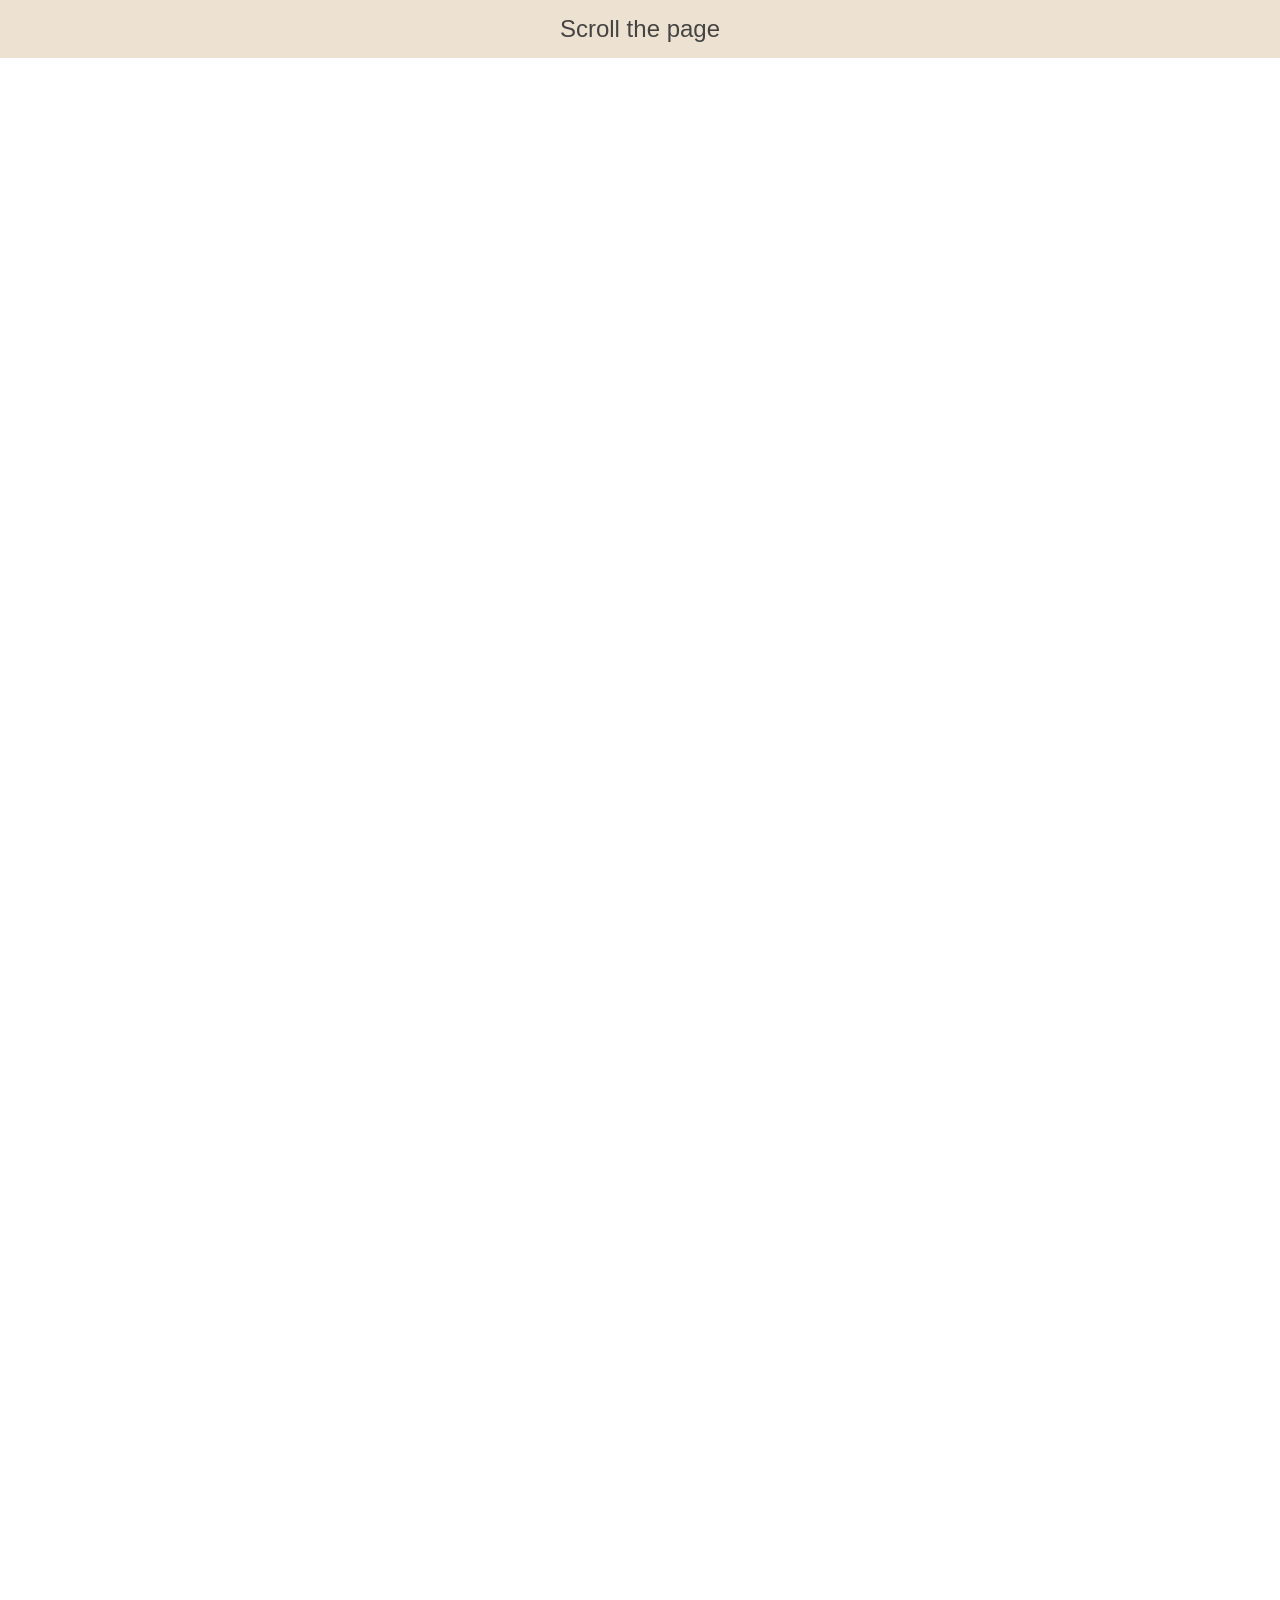
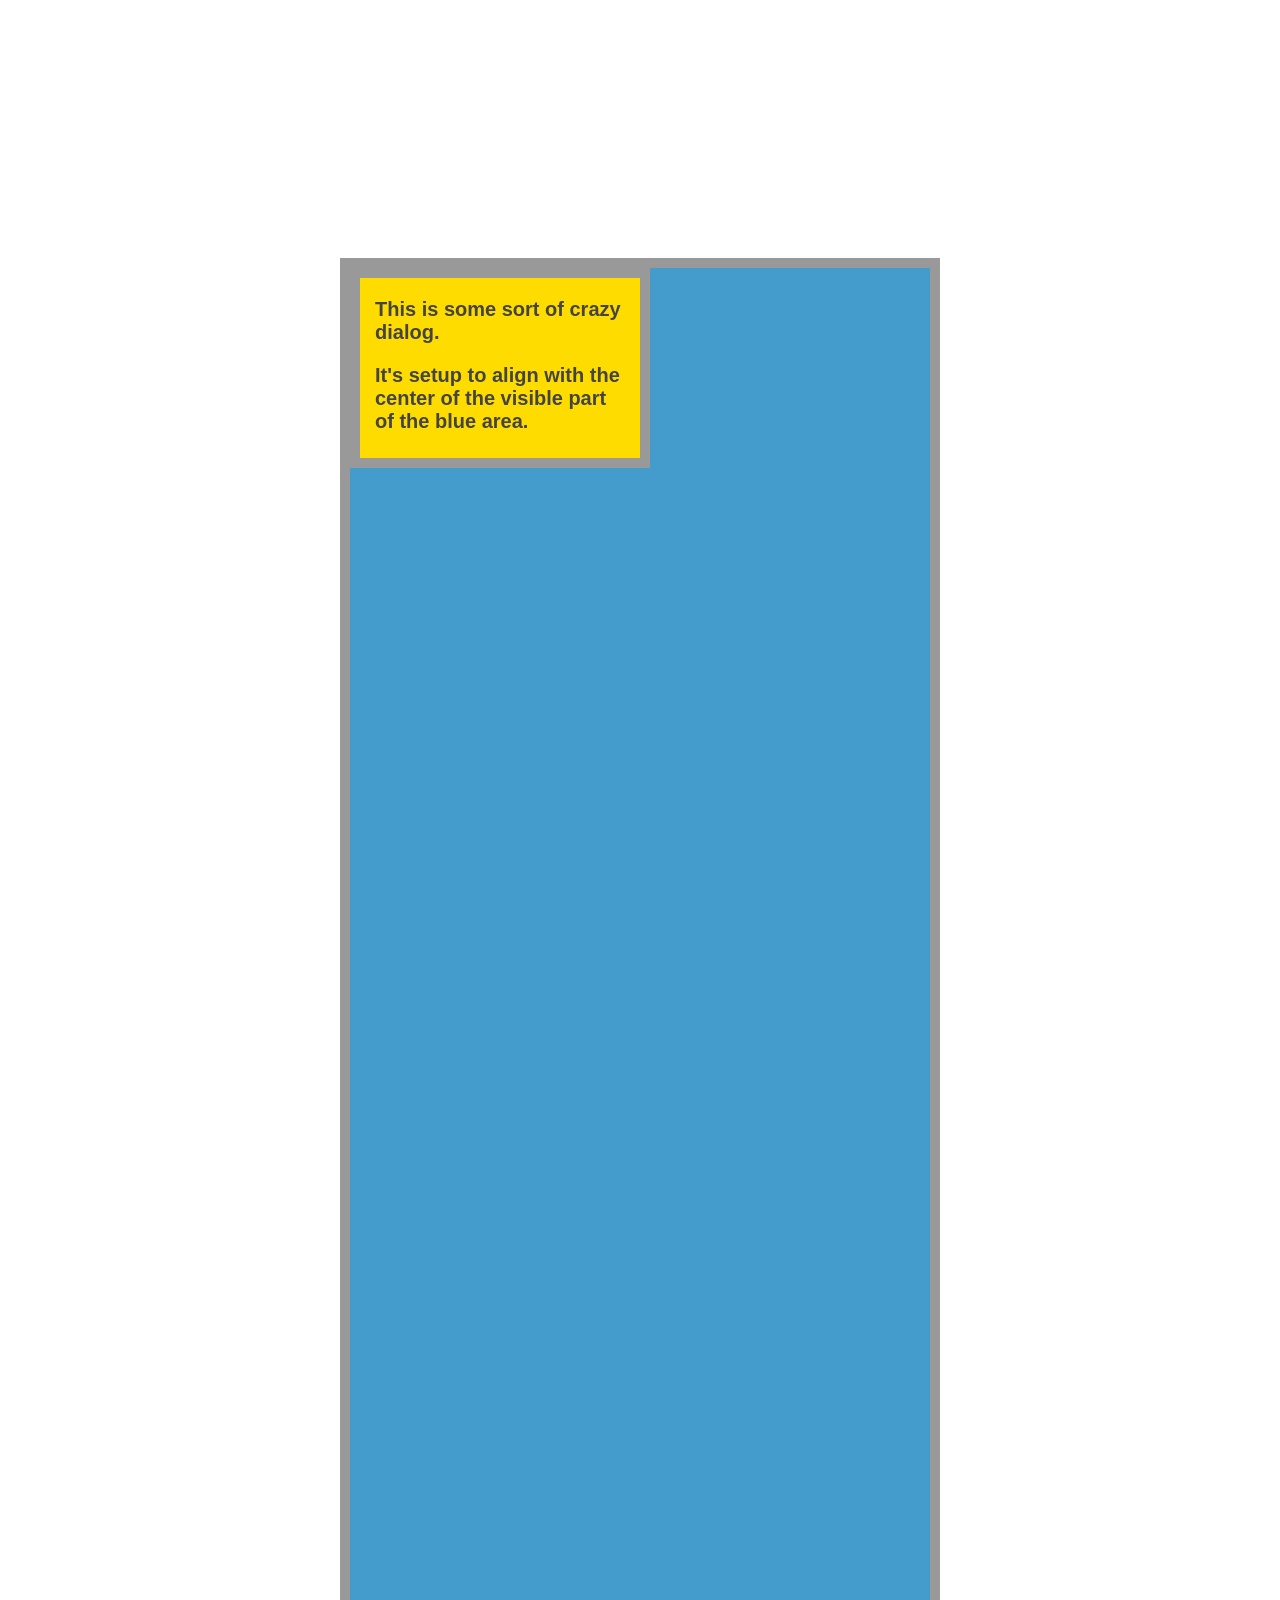
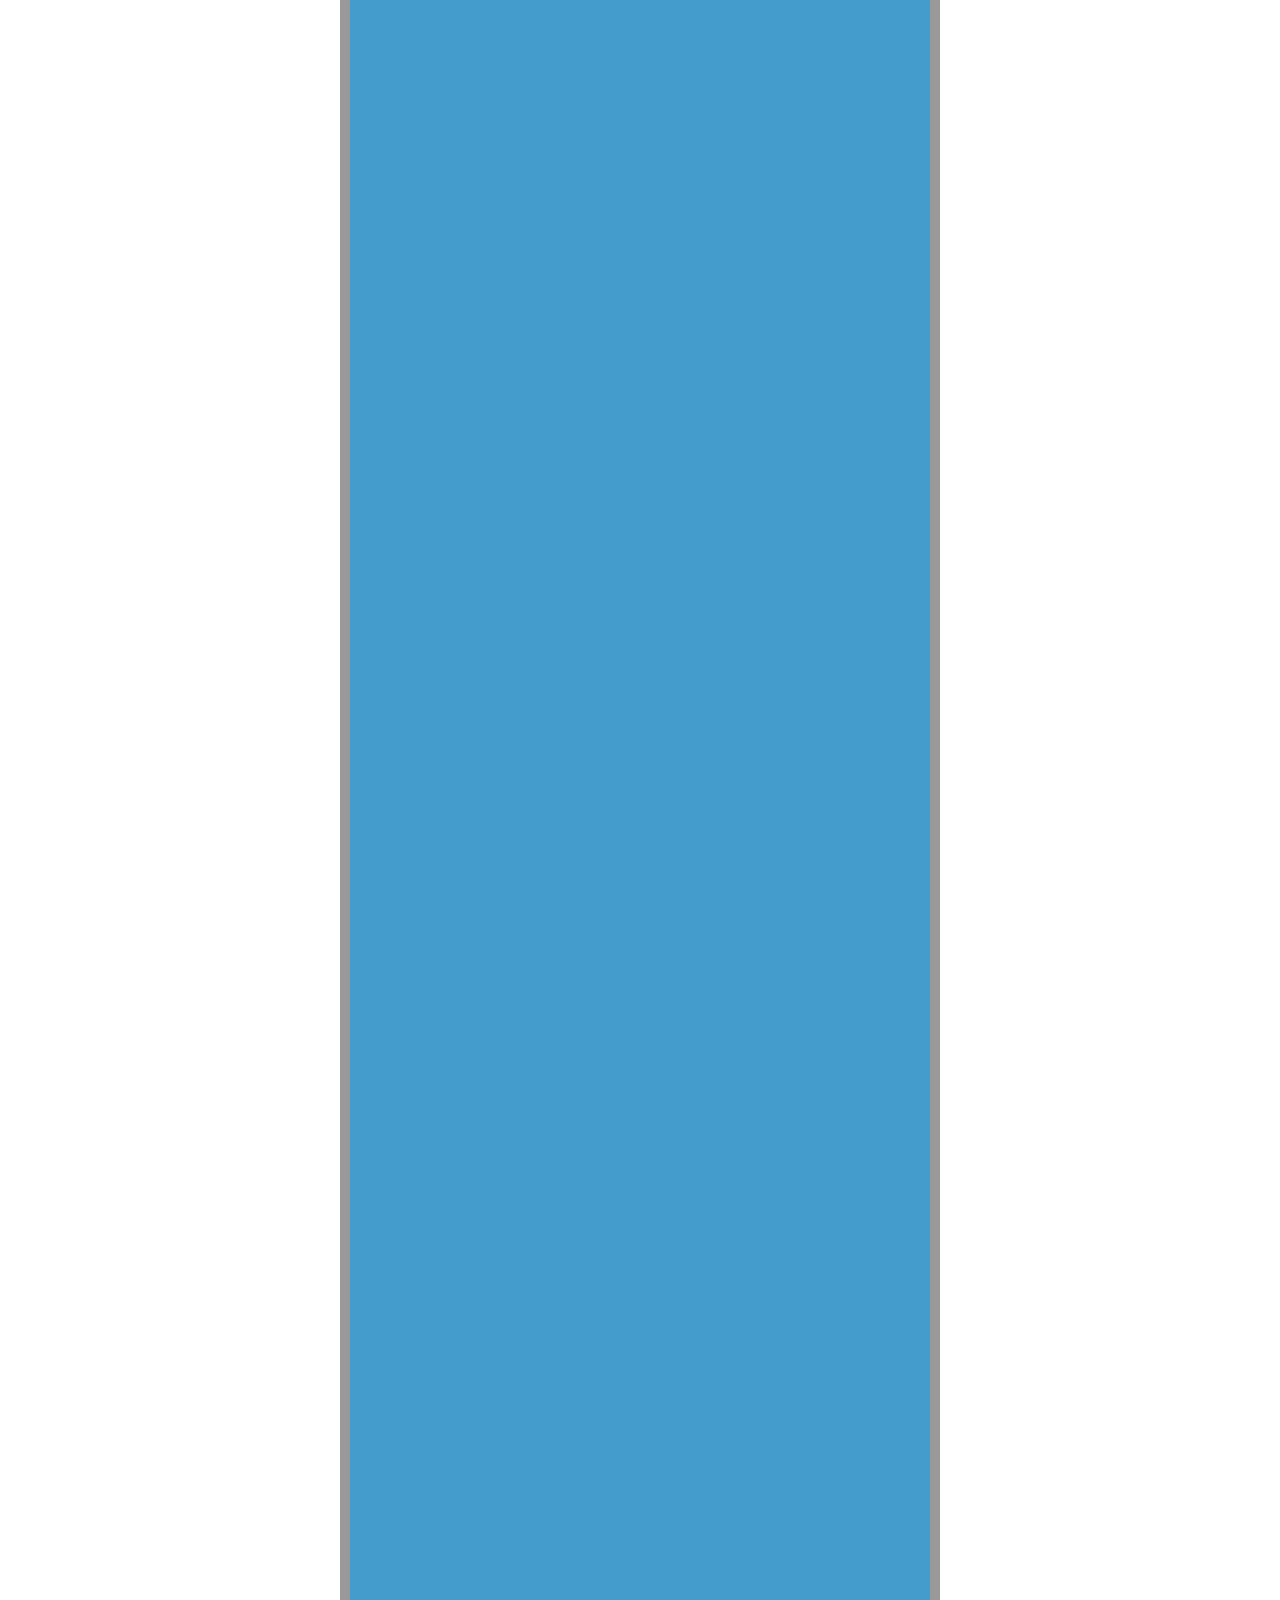
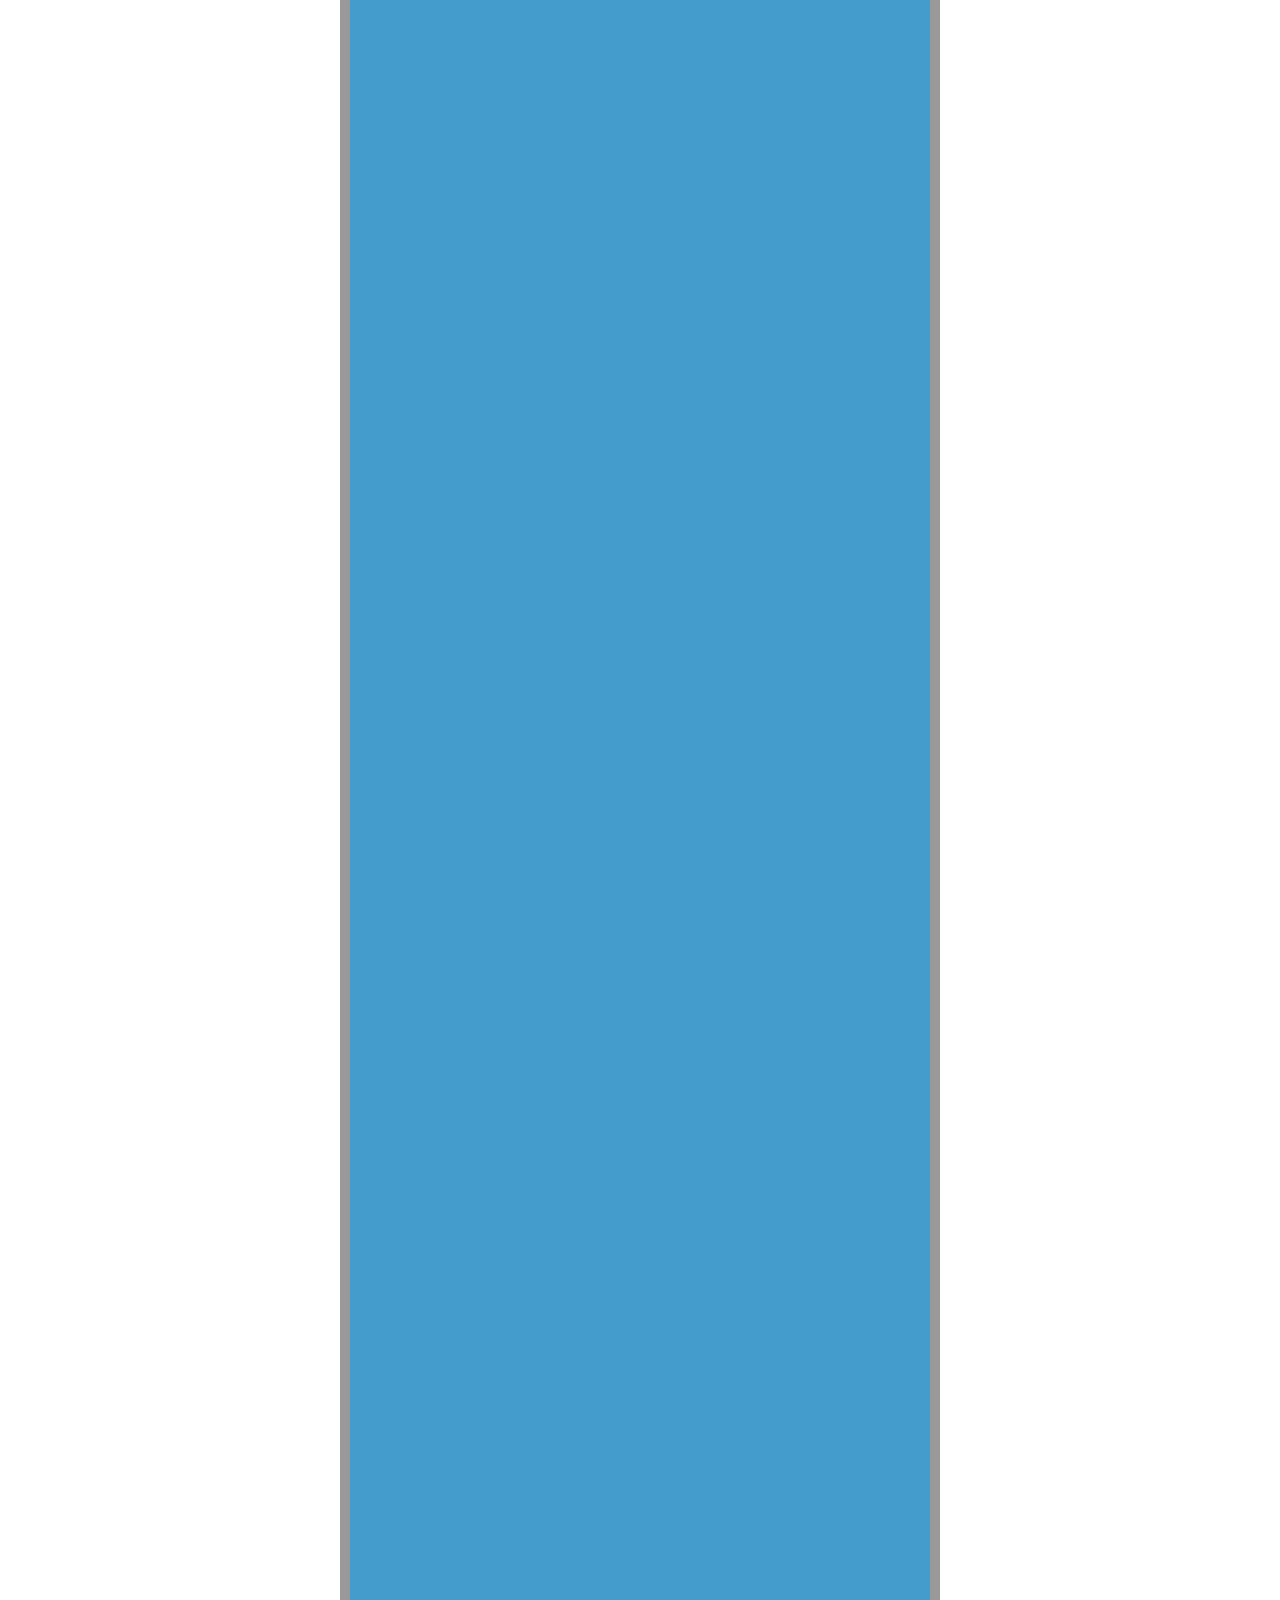
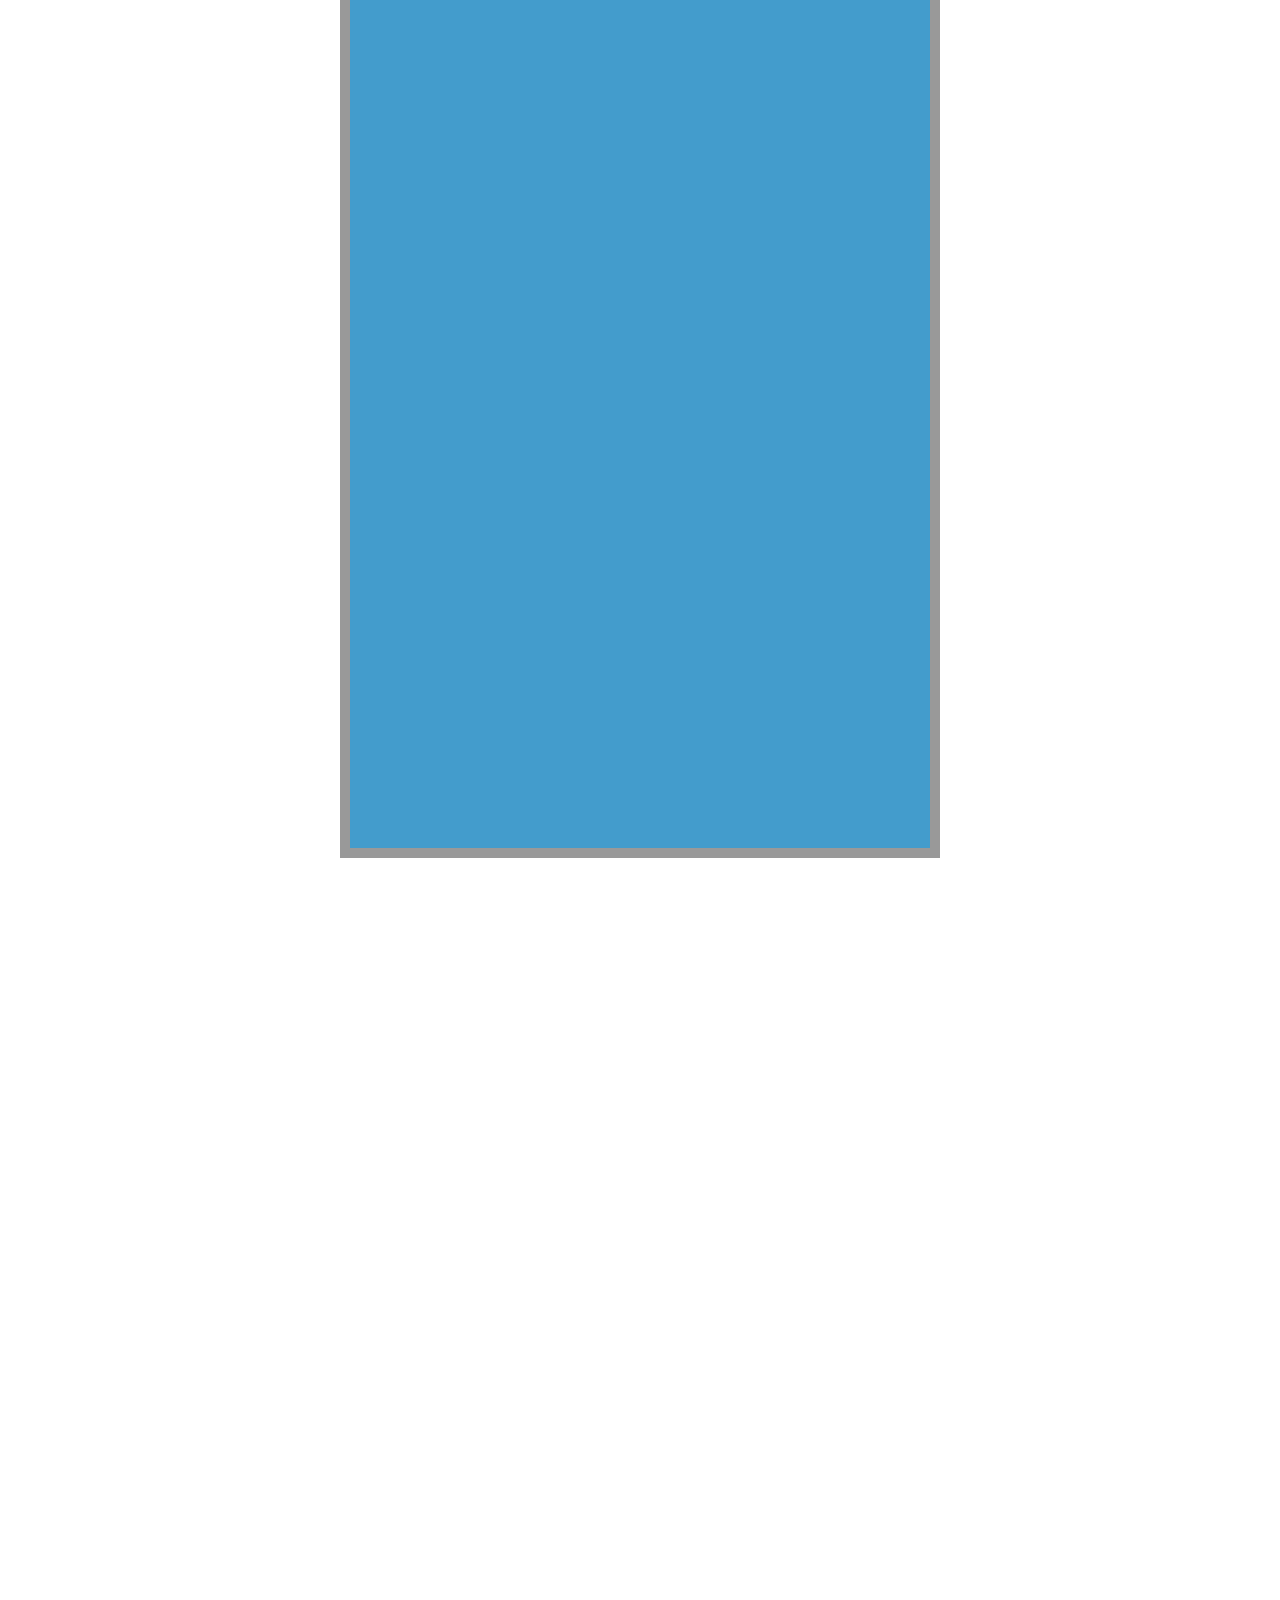
<file: bower_components/tether/examples/content-visible/index.html>
<!DOCTYPE html>
<html>
    <head>
        <link rel="stylesheet" href="../resources/css/base.css" />
    </head>
    <body>

    <div class="instructions">Scroll the page</div>

    <style>
      .instructions {
        width: 100%;
        text-align: center;
        font-size: 24px;
        padding: 15px;
        background-color: rgba(210, 180, 140, 0.4);
      }

      * {
        box-sizing: border-box;
      }
      body {
        min-height: 1200vh;
        height: 100%;
      }

      .content-box {
        width: 600px;
        border: 10px solid #999;
        height: 600vh;
        background-color: #439CCC;
        margin: 200vh auto;
      }
      .element {
        border: 10px solid #999;
        background-color: #FFDC00;
        width: 300px;
        height: 200px;
        padding: 0 15px;
        font-size: 20px;
        font-weight: bold;
      }
    </style>

    <div class="content-box">
      <div class="element">
        <p>This is some sort of crazy dialog.</p>

        <p>It's setup to align with the center of the visible part of the blue area.</p>
      </div>
    </div>

    <script src="//github.hubspot.com/tether/dist/js/tether.js"></script>
    <script>
      new Tether({
        element: '.element',
        target: '.content-box',
        attachment: 'middle center',
        targetAttachment: 'middle center',
        targetModifier: 'visible'
      });
    </script>
  </body>
</html>
</file>
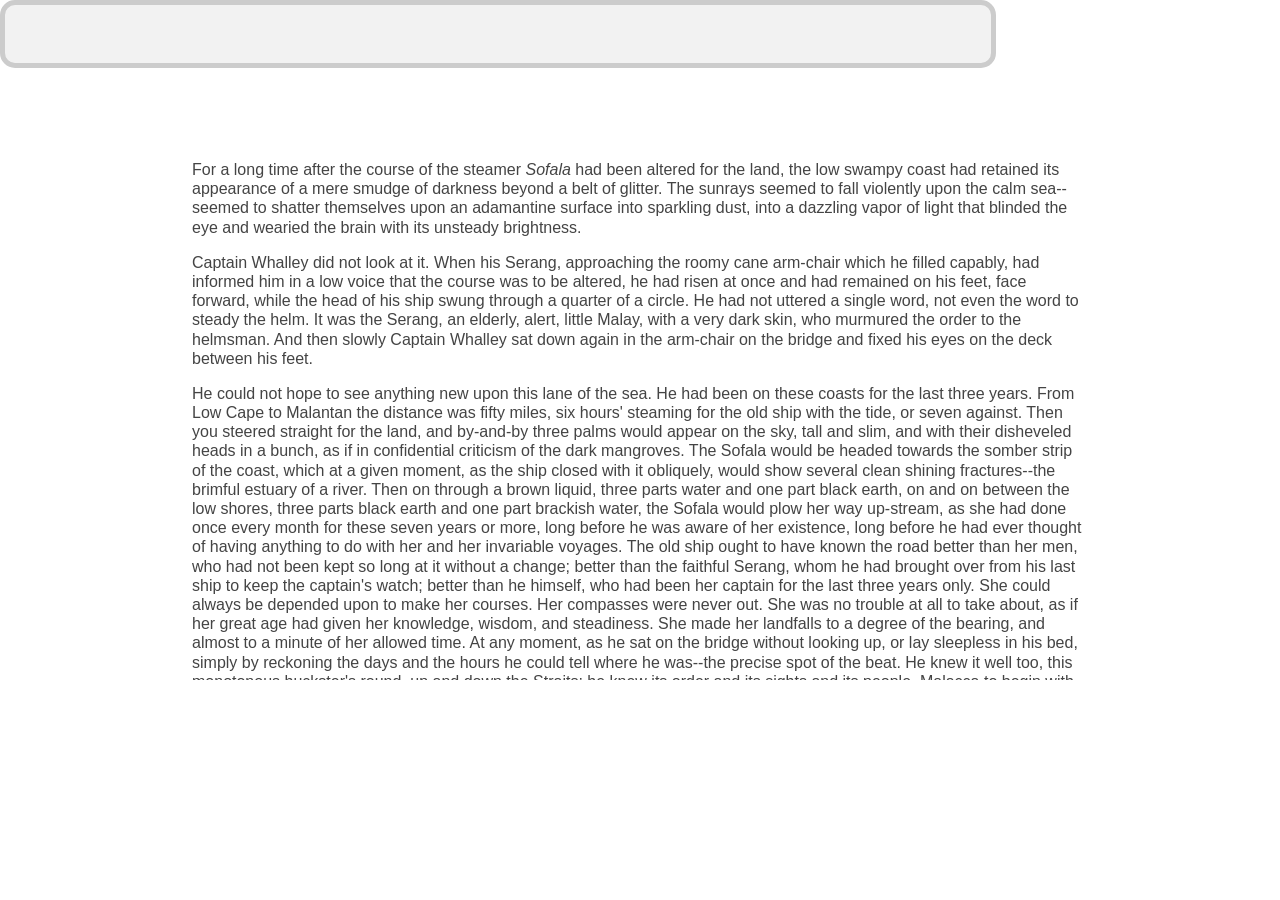
<file: bower_components/tether/examples/element-scroll/index.html>
<!DOCTYPE html>
<html>
    <head>
      <link rel="stylesheet" href="../resources/css/base.css" />
    </head>
    <body>

    <div class="scroll">
      <p>For a long time after the course of the steamer <em>Sofala</em> had been
      altered for the land, the low swampy coast had retained its appearance
      of a mere smudge of darkness beyond a belt of glitter. The sunrays
      seemed to fall violently upon the calm sea--seemed to shatter themselves
      upon an adamantine surface into sparkling dust, into a dazzling vapor
      of light that blinded the eye and wearied the brain with its unsteady
      brightness.</p>

      <p>Captain Whalley did not look at it. When his Serang, approaching the
      roomy cane arm-chair which he filled capably, had informed him in a low
      voice that the course was to be altered, he had risen at once and had
      remained on his feet, face forward, while the head of his ship swung
      through a quarter of a circle. He had not uttered a single word, not
      even the word to steady the helm. It was the Serang, an elderly, alert,
      little Malay, with a very dark skin, who murmured the order to the
      helmsman. And then slowly Captain Whalley sat down again in the
      arm-chair on the bridge and fixed his eyes on the deck between his feet.</p>

      <p>He could not hope to see anything new upon this lane of the sea. He had
      been on these coasts for the last three years. From Low Cape to Malantan
      the distance was fifty miles, six hours' steaming for the old ship with
      the tide, or seven against. Then you steered straight for the land, and
      by-and-by three palms would appear on the sky, tall and slim, and with
      their disheveled heads in a bunch, as if in confidential criticism of
      the dark mangroves. The Sofala would be headed towards the somber
      strip of the coast, which at a given moment, as the ship closed with
      it obliquely, would show several clean shining fractures--the brimful
      estuary of a river. Then on through a brown liquid, three parts water
      and one part black earth, on and on between the low shores, three parts
      black earth and one part brackish water, the Sofala would plow her way
      up-stream, as she had done once every month for these seven years or
      more, long before he was aware of her existence, long before he had ever
      thought of having anything to do with her and her invariable voyages.
      The old ship ought to have known the road better than her men, who had
      not been kept so long at it without a change; better than the faithful
      Serang, whom he had brought over from his last ship to keep the
      captain's watch; better than he himself, who had been her captain for
      the last three years only. She could always be depended upon to make her
      courses. Her compasses were never out. She was no trouble at all to
      take about, as if her great age had given her knowledge, wisdom, and
      steadiness. She made her landfalls to a degree of the bearing, and
      almost to a minute of her allowed time. At any moment, as he sat on
      the bridge without looking up, or lay sleepless in his bed, simply by
      reckoning the days and the hours he could tell where he was--the precise
      spot of the beat. He knew it well too, this monotonous huckster's
      round, up and down the Straits; he knew its order and its sights and its
      people. Malacca to begin with, in at daylight and out at dusk, to cross
      over with a rigid phosphorescent wake this highway of the Far East.
      Darkness and gleams on the water, clear stars on a black sky, perhaps
      the lights of a home steamer keeping her unswerving course in the
      middle, or maybe the elusive shadow of a native craft with her mat sails
      flitting by silently--and the low land on the other side in sight
      at daylight. At noon the three palms of the next place of call, up a
      sluggish river. The only white man residing there was a retired young
      sailor, with whom he had become friendly in the course of many voyages.
      Sixty miles farther on there was another place of call, a deep bay with
      only a couple of houses on the beach. And so on, in and out, picking
      up coastwise cargo here and there, and finishing with a hundred miles'
      steady steaming through the maze of an archipelago of small islands up
      to a large native town at the end of the beat. There was a three days'
      rest for the old ship before he started her again in inverse order,
      seeing the same shores from another bearing, hearing the same voices
      in the same places, back again to the Sofala's port of registry on
      the great highway to the East, where he would take up a berth nearly
      opposite the big stone pile of the harbor office till it was time to
      start again on the old round of 1600 miles and thirty days. Not a very
      enterprising life, this, for Captain Whalley, Henry Whalley, otherwise
      Dare-devil Harry--Whalley of the Condor, a famous clipper in her day.
      No. Not a very enterprising life for a man who had served famous firms,
      who had sailed famous ships (more than one or two of them his own); who
      had made famous passages, had been the pioneer of new routes and new
      trades; who had steered across the unsurveyed tracts of the South Seas,
      and had seen the sun rise on uncharted islands. Fifty years at sea, and
      forty out in the East ("a pretty thorough apprenticeship," he used
      to remark smilingly), had made him honorably known to a generation of
      shipowners and merchants in all the ports from Bombay clear over to
      where the East merges into the West upon the coast of the two Americas.
      His fame remained writ, not very large but plain enough, on the
      Admiralty charts. Was there not somewhere between Australia and China a
      Whalley Island and a Condor Reef? On that dangerous coral formation the
      celebrated clipper had hung stranded for three days, her captain and
      crew throwing her cargo overboard with one hand and with the other, as
      it were, keeping off her a flotilla of savage war-canoes. At that time
      neither the island nor the reef had any official existence. Later the
      officers of her Majesty's steam vessel Fusilier, dispatched to make a
      survey of the route, recognized in the adoption of these two names the
      enterprise of the man and the solidity of the ship. Besides, as anyone
      who cares may see, the "General Directory," vol. ii. p. 410, begins the
      description of the "Malotu or Whalley Passage" with the words: "This
      advantageous route, first discovered in 1850 by Captain Whalley in the
      ship Condor," &amp;c., and ends by recommending it warmly to sailing vessels
      leaving the China ports for the south in the months from December to
      April inclusive.</p>

      <p>This was the clearest gain he had out of life. Nothing could rob him
      of this kind of fame. The piercing of the Isthmus of Suez, like the
      breaking of a dam, had let in upon the East a flood of new ships, new
      men, new methods of trade. It had changed the face of the Eastern seas
      and the very spirit of their life; so that his early experiences meant
      nothing whatever to the new generation of seamen.</p>

      <p>In those bygone days he had handled many thousands of pounds of his
      employers' money and of his own; he had attended faithfully, as by law
      a shipmaster is expected to do, to the conflicting interests of owners,
      charterers, and underwriters. He had never lost a ship or consented to
      a shady transaction; and he had lasted well, outlasting in the end the
      conditions that had gone to the making of his name. He had buried his
      wife (in the Gulf of Petchili), had married off his daughter to the man
      of her unlucky choice, and had lost more than an ample competence in the
      crash of the notorious Travancore and Deccan Banking Corporation, whose
      downfall had shaken the East like an earthquake. And he was sixty-five
      years old.</p>

      <p>His age sat lightly enough on him; and of his ruin he was not ashamed.
      He had not been alone to believe in the stability of the Banking
      Corporation. Men whose judgment in matters of finance was as expert as
      his seamanship had commended the prudence of his investments, and had
      themselves lost much money in the great failure. The only difference
      between him and them was that he had lost his all. And yet not his all.
      There had remained to him from his lost fortune a very pretty little
      bark, Fair Maid, which he had bought to occupy his leisure of a retired
      sailor--"to play with," as he expressed it himself.</p>

      <p>He had formally declared himself tired of the sea the year preceding his
      daughter's marriage. But after the young couple had gone to settle in
      Melbourne he found out that he could not make himself happy on shore. He
      was too much of a merchant sea-captain for mere yachting to satisfy him.
      He wanted the illusion of affairs; and his acquisition of the Fair
      Maid preserved the continuity of his life. He introduced her to his
      acquaintances in various ports as "my last command." When he grew too
      old to be trusted with a ship, he would lay her up and go ashore to be
      buried, leaving directions in his will to have the bark towed out and
      scuttled decently in deep water on the day of the funeral. His daughter
      would not grudge him the satisfaction of knowing that no stranger would
      handle his last command after him. With the fortune he was able to leave
      her, the value of a 500-ton bark was neither here nor there. All this
      would be said with a jocular twinkle in his eye: the vigorous old man
      had too much vitality for the sentimentalism of regret; and a little
      wistfully withal, because he was at home in life, taking a genuine
      pleasure in its feelings and its possessions; in the dignity of his
      reputation and his wealth, in his love for his daughter, and in his
      satisfaction with the ship--the plaything of his lonely leisure.</p>

      <p>He had the cabin arranged in accordance with his simple ideal of comfort
      at sea. A big bookcase (he was a great reader) occupied one side of his
      stateroom; the portrait of his late wife, a flat bituminous oil-painting
      representing the profile and one long black ringlet of a young woman,
      faced his bed-place. Three chronometers ticked him to sleep and greeted
      him on waking with the tiny competition of their beats. He rose at five
      every day. The officer of the morning watch, drinking his early cup
      of coffee aft by the wheel, would hear through the wide orifice of the
      copper ventilators all the splashings, blowings, and splutterings of
      his captain's toilet. These noises would be followed by a sustained
      deep murmur of the Lord's Prayer recited in a loud earnest voice. Five
      minutes afterwards the head and shoulders of Captain Whalley emerged
      out of the companion-hatchway. Invariably he paused for a while on the
      stairs, looking all round at the horizon; upwards at the trim of the
      sails; inhaling deep draughts of the fresh air. Only then he would step
      out on the poop, acknowledging the hand raised to the peak of the cap
      with a majestic and benign "Good morning to you." He walked the deck
      till eight scrupulously. Sometimes, not above twice a year, he had to
      use a thick cudgel-like stick on account of a stiffness in the hip--a
      slight touch of rheumatism, he supposed. Otherwise he knew nothing of
      the ills of the flesh. At the ringing of the breakfast bell he went
      below to feed his canaries, wind up the chronometers, and take the
      head of the table. From there he had before his eyes the big carbon
      photographs of his daughter, her husband, and two fat-legged babies
      --his grandchildren--set in black frames into the maplewood bulkheads
      of the cuddy. After breakfast he dusted the glass over these portraits
      himself with a cloth, and brushed the oil painting of his wife with a
      plumate kept suspended from a small brass hook by the side of the heavy
      gold frame. Then with the door of his stateroom shut, he would sit down
      on the couch under the portrait to read a chapter out of a thick pocket
      Bible--her Bible. But on some days he only sat there for half an hour
      with his finger between the leaves and the closed book resting on his
      knees. Perhaps he had remembered suddenly how fond of boat-sailing she
      used to be.</p>

      <p>She had been a real shipmate and a true woman too. It was like an
      article of faith with him that there never had been, and never could be,
      a brighter, cheerier home anywhere afloat or ashore than his home under
      the poop-deck of the Condor, with the big main cabin all white and gold,
      garlanded as if for a perpetual festival with an unfading wreath. She
      had decorated the center of every panel with a cluster of home flowers.
      It took her a twelvemonth to go round the cuddy with this labor of love.
      To him it had remained a marvel of painting, the highest achievement of
      taste and skill; and as to old Swinburne, his mate, every time he
      came down to his meals he stood transfixed with admiration before the
      progress of the work. You could almost smell these roses, he declared,
      sniffing the faint flavor of turpentine which at that time pervaded the
      saloon, and (as he confessed afterwards) made him somewhat less hearty
      than usual in tackling his food. But there was nothing of the sort to
      interfere with his enjoyment of her singing. "Mrs. Whalley is a regular
      out-and-out nightingale, sir," he would pronounce with a judicial air
      after listening profoundly over the skylight to the very end of the
      piece. In fine weather, in the second dog-watch, the two men could hear
      her trills and roulades going on to the accompaniment of the piano in
      the cabin. On the very day they got engaged he had written to London
      for the instrument; but they had been married for over a year before it
      reached them, coming out round the Cape. The big case made part of the
      first direct general cargo landed in Hong-kong harbor--an event that to
      the men who walked the busy quays of to-day seemed as hazily remote as
      the dark ages of history. But Captain Whalley could in a half hour of
      solitude live again all his life, with its romance, its idyl, and its
      sorrow. He had to close her eyes himself. She went away from under the
      ensign like a sailor's wife, a sailor herself at heart. He had read
      the service over her, out of her own prayer-book, without a break in his
      voice. When he raised his eyes he could see old Swinburne facing him
      with his cap pressed to his breast, and his rugged, weather-beaten,
      impassive face streaming with drops of water like a lump of chipped red
      granite in a shower. It was all very well for that old sea-dog to cry.
      He had to read on to the end; but after the splash he did not remember
      much of what happened for the next few days. An elderly sailor of the
      crew, deft at needlework, put together a mourning frock for the child
      out of one of her black skirts.</p>

      <p>He was not likely to forget; but you cannot dam up life like a sluggish
      stream. It will break out and flow over a man's troubles, it will close
      upon a sorrow like the sea upon a dead body, no matter how much love has
      gone to the bottom. And the world is not bad. People had been very
      kind to him; especially Mrs. Gardner, the wife of the senior partner
      in Gardner, Patteson, &amp; Co., the owners of the Condor. It was she who
      volunteered to look after the little one, and in due course took her to
      England (something of a journey in those days, even by the overland
      mail route) with her own girls to finish her education. It was ten years
      before he saw her again.</p>

      <p>As a little child she had never been frightened of bad weather; she
      would beg to be taken up on deck in the bosom of his oilskin coat to
      watch the big seas hurling themselves upon the Condor. The swirl and
      crash of the waves seemed to fill her small soul with a breathless
      delight. "A good boy spoiled," he used to say of her in joke. He had
      named her Ivy because of the sound of the word, and obscurely fascinated
      by a vague association of ideas. She had twined herself tightly round
      his heart, and he intended her to cling close to her father as to a
      tower of strength; forgetting, while she was little, that in the nature
      of things she would probably elect to cling to someone else. But
      he loved life well enough for even that event to give him a certain
      satisfaction, apart from his more intimate feeling of loss.</p>

      <p>After he had purchased the Fair Maid to occupy his loneliness, he
      hastened to accept a rather unprofitable freight to Australia simply for
      the opportunity of seeing his daughter in her own home. What made him
      dissatisfied there was not to see that she clung now to somebody else,
      but that the prop she had selected seemed on closer examination "a
      rather poor stick"--even in the matter of health. He disliked his
      son-in-law's studied civility perhaps more than his method of
      handling the sum of money he had given Ivy at her marriage. But of his
      apprehensions he said nothing. Only on the day of his departure, with
      the hall-door open already, holding her hands and looking steadily into
      her eyes, he had said, "You know, my dear, all I have is for you and the
      chicks. Mind you write to me openly." She had answered him by an almost
      imperceptible movement of her head. She resembled her mother in
      the color of her eyes, and in character--and also in this, that she
      understood him without many words.</p>

      <p>Sure enough she had to write; and some of these letters made Captain
      Whalley lift his white eye-brows. For the rest he considered he was
      reaping the true reward of his life by being thus able to produce on
      demand whatever was needed. He had not enjoyed himself so much in a
      way since his wife had died. Characteristically enough his son-in-law's
      punctuality in failure caused him at a distance to feel a sort of
      kindness towards the man. The fellow was so perpetually being jammed on
      a lee shore that to charge it all to his reckless navigation would be
      manifestly unfair. No, no! He knew well what that meant. It was bad
      luck. His own had been simply marvelous, but he had seen in his life too
      many good men--seamen and others--go under with the sheer weight of bad
      luck not to recognize the fatal signs. For all that, he was cogitating
      on the best way of tying up very strictly every penny he had to leave,
      when, with a preliminary rumble of rumors (whose first sound reached
      him in Shanghai as it happened), the shock of the big failure came;
      and, after passing through the phases of stupor, of incredulity, of
      indignation, he had to accept the fact that he had nothing to speak of
      to leave.</p>

      <p>Upon that, as if he had only waited for this catastrophe, the unlucky
      man, away there in Melbourne, gave up his unprofitable game, and sat
      down--in an invalid's bath-chair at that too. "He will never walk
      again," wrote the wife. For the first time in his life Captain Whalley
      was a bit staggered.</p>

      <p>The Fair Maid had to go to work in bitter earnest now. It was no longer
      a matter of preserving alive the memory of Dare-devil Harry Whalley in
      the Eastern Seas, or of keeping an old man in pocket-money and clothes,
      with, perhaps, a bill for a few hundred first-class cigars thrown in at
      the end of the year. He would have to buckle-to, and keep her going hard
      on a scant allowance of gilt for the ginger-bread scrolls at her stem
      and stern.</p>

      <p>This necessity opened his eyes to the fundamental changes of the world.
      Of his past only the familiar names remained, here and there, but
      the things and the men, as he had known them, were gone. The name of
      Gardner, Patteson, &amp; Co. was still displayed on the walls of warehouses
      by the waterside, on the brass plates and window-panes in the business
      quarters of more than one Eastern port, but there was no longer a
      Gardner or a Patteson in the firm. There was no longer for Captain
      Whalley an arm-chair and a welcome in the private office, with a bit of
      business ready to be put in the way of an old friend, for the sake of
      bygone services. The husbands of the Gardner girls sat behind the desks
      in that room where, long after he had left the employ, he had kept his
      right of entrance in the old man's time. Their ships now had yellow
      funnels with black tops, and a time-table of appointed routes like a
      confounded service of tramways. The winds of December and June were all
      one to them; their captains (excellent young men he doubted not) were,
      to be sure, familiar with Whalley Island, because of late years the
      Government had established a white fixed light on the north end (with
      a red danger sector over the Condor Reef), but most of them would have
      been extremely surprised to hear that a flesh-and-blood Whalley still
      existed--an old man going about the world trying to pick up a cargo here
      and there for his little bark.</p>

      <p>And everywhere it was the same. Departed the men who would have nodded
      appreciatively at the mention of his name, and would have thought
      themselves bound in honor to do something for Dare-devil Harry Whalley.
      Departed the opportunities which he would have known how to seize; and
      gone with them the white-winged flock of clippers that lived in the
      boisterous uncertain life of the winds, skimming big fortunes out of
      the foam of the sea. In a world that pared down the profits to an
      irreducible minimum, in a world that was able to count its disengaged
      tonnage twice over every day, and in which lean charters were snapped up
      by cable three months in advance, there were no chances of fortune for
      an individual wandering haphazard with a little bark--hardly indeed any
      room to exist.</p>

      <p>He found it more difficult from year to year. He suffered greatly from
      the smallness of remittances he was able to send his daughter. Meantime
      he had given up good cigars, and even in the matter of inferior cheroots
      limited himself to six a day. He never told her of his difficulties, and
      she never enlarged upon her struggle to live. Their confidence in each
      other needed no explanations, and their perfect understanding endured
      without protestations of gratitude or regret. He would have been shocked
      if she had taken it into her head to thank him in so many words, but
      he found it perfectly natural that she should tell him she needed two
      hundred pounds.</p>

      <p>He had come in with the Fair Maid in ballast to look for a freight in
      the Sofala's port of registry, and her letter met him there. Its tenor
      was that it was no use mincing matters. Her only resource was in opening
      a boarding-house, for which the prospects, she judged, were good. Good
      enough, at any rate, to make her tell him frankly that with two hundred
      pounds she could make a start. He had torn the envelope open, hastily,
      on deck, where it was handed to him by the ship-chandler's runner, who
      had brought his mail at the moment of anchoring. For the second time
      in his life he was appalled, and remained stock-still at the cabin door
      with the paper trembling between his fingers. Open a boarding-house! Two
      hundred pounds for a start! The only resource! And he did not know where
      to lay his hands on two hundred pence.</p>

      <p>All that night Captain Whalley walked the poop of his anchored ship, as
      though he had been about to close with the land in thick weather, and
      uncertain of his position after a run of many gray days without a sight
      of sun, moon, or stars. The black night twinkled with the guiding lights
      of seamen and the steady straight lines of lights on shore; and all
      around the Fair Maid the riding lights of ships cast trembling trails
      upon the water of the roadstead. Captain Whalley saw not a gleam
      anywhere till the dawn broke and he found out that his clothing was
      soaked through with the heavy dew.</p>

      <p>His ship was awake. He stopped short, stroked his wet beard, and
      descended the poop ladder backwards, with tired feet. At the sight
      of him the chief officer, lounging about sleepily on the quarterdeck,
      remained open-mouthed in the middle of a great early-morning yawn.</p>

      <p>"Good morning to you," pronounced Captain Whalley solemnly, passing into
      the cabin. But he checked himself in the doorway, and without looking
      back, "By the bye," he said, "there should be an empty wooden case put
      away in the lazarette. It has not been broken up--has it?"</p>

      <p>The mate shut his mouth, and then asked as if dazed, "What empty case,
      sir?"</p>

      <p>"A big flat packing-case belonging to that painting in my room. Let it
      be taken up on deck and tell the carpenter to look it over. I may want
      to use it before long."</p>

      <p>The chief officer did not stir a limb till he had heard the door of the
      captain's state-room slam within the cuddy. Then he beckoned aft the
      second mate with his forefinger to tell him that there was something "in
      the wind."</p>

      <p>When the bell rang Captain Whalley's authoritative voice boomed out
      through a closed door, "Sit down and don't wait for me." And his
      impressed officers took their places, exchanging looks and whispers
      across the table. What! No breakfast? And after apparently knocking
      about all night on deck, too! Clearly, there was something in the wind.
      In the skylight above their heads, bowed earnestly over the plates,
      three wire cages rocked and rattled to the restless jumping of the
      hungry canaries; and they could detect the sounds of their "old
      man's" deliberate movements within his state-room. Captain Whalley was
      methodically winding up the chronometers, dusting the portrait of
      his late wife, getting a clean white shirt out of the drawers, making
      himself ready in his punctilious unhurried manner to go ashore. He could
      not have swallowed a single mouthful of food that morning. He had made
      up his mind to sell the Fair Maid.</p>
    </div>

    <div class="pointer"></div>

    <style>
      body {
        cursor: pointer;
      }
      .scroll {
        height: 80vh;
        width: 80vw;
        max-height: 600px;
        position: fixed;
        top: 5em;
        left: 10vw;

        overflow-y: scroll;
        padding: 4em;
        box-sizing: border-box;
        line-height: 1.2;
      }
      .scroll::-webkit-scrollbar, .scroll::-webkit-scrollbar-track, .scroll::-webkit-scrollbar-thumb {
        display: none;
      }

      .pointer {
        height: 3.6em;
        width: 77vw;
        border: 5px solid #CCC;
        border-radius: 15px;
        background-color: rgba(0, 0, 0, 0.05);
        pointer-events: none;
      }
      .highlight {
        background-color: rgba(255, 255, 0, 0.3);
      }
      .hover {
        background-color: rgba(0, 255, 255, 0.2);
      }
    </style>

    <script src="//github.hubspot.com/tether/dist/js/tether.js"></script>
    <script>
      var pointer = document.querySelector('.pointer');
      var scroll = document.querySelector('.scroll');

      // This creates the pointer tether and links it up
      // with the scroll handle
      new Tether({
        element: pointer,
        target: scroll,
        attachment: 'middle right',
        targetAttachment: 'middle left',
        targetModifier: 'scroll-handle'
      });

      // Everything after this is for the highlighting effect
      var paras = document.querySelectorAll('p');
      for(var i=paras.length; i--;){
        var sents = paras[i].innerHTML.split('.');
        for (var j=sents.length; j--;){
          if (sents[j].trim().length)
            sents[j] = '<span>' + sents[j] + '.</span>';
        }
        paras[i].innerHTML = sents.join('');
      }

      var spans = document.querySelectorAll('p span');

      function highlight(){
        if (!spans) return;

        var bar = pointer.getBoundingClientRect();

        for (var i=spans.length; i--;){
          var coord = spans[i].getBoundingClientRect();

          if (bar.top < coord.top && bar.bottom > coord.top){
            spans[i].classList.add('hover');
          } else if (spans[i].classList.contains('hover')) {
            spans[i].classList.remove('hover');
          }
        }

        requestAnimationFrame(highlight);
      }

      highlight();

      document.body.addEventListener('click', function(){
        var els = document.querySelectorAll('.hover');
        for (var i=els.length; i--;)
          els[i].classList.toggle('highlight');
      });
    </script>
  </body>
</html>
</file>
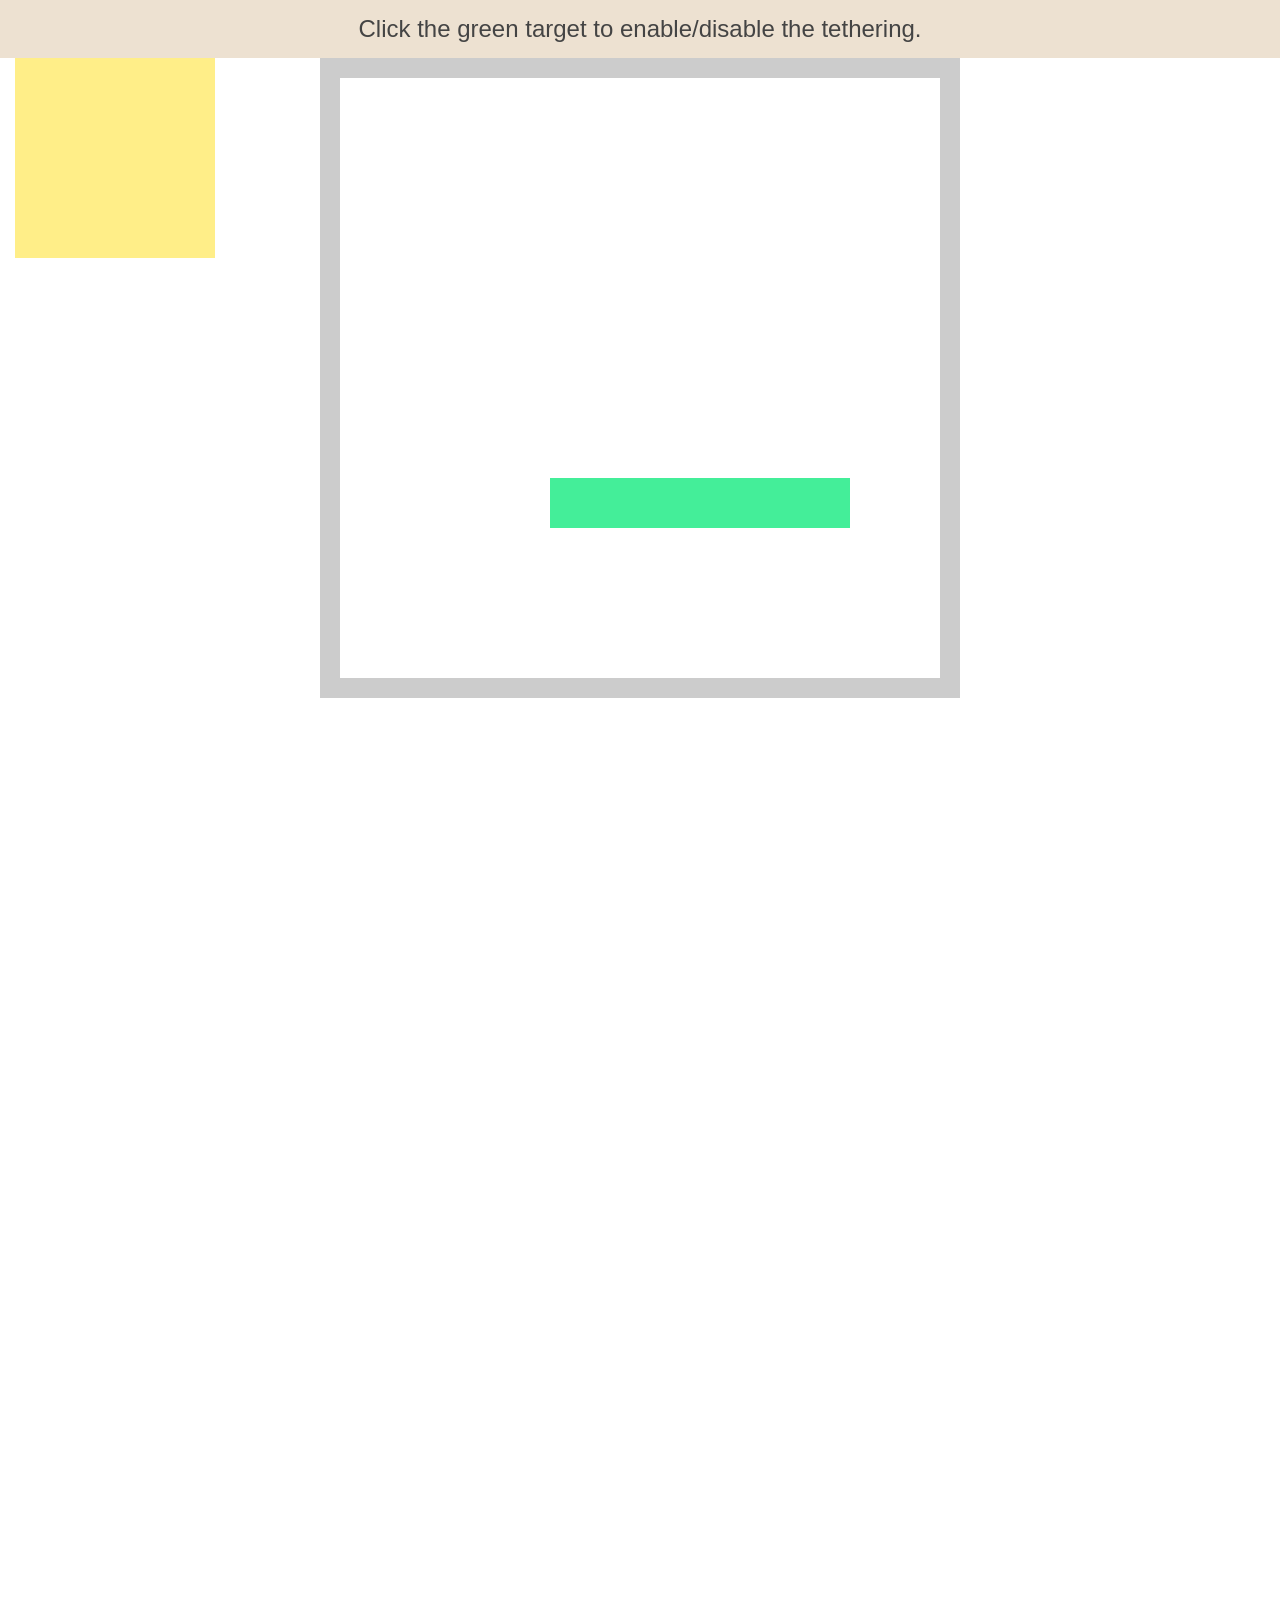
<file: bower_components/tether/examples/enable-disable/index.html>
<!DOCTYPE html>
<html>
    <head>
        <meta charset="utf-8">
        <meta http-equiv="X-UA-Compatible" content="chrome=1">
        <meta name="viewport" content="width=device-width, initial-scale=1, user-scalable=no">
        <link rel="stylesheet" href="../resources/css/base.css" />
        <link rel="stylesheet" href="../common/css/style.css" />
    </head>
    <body>
        <div class="instructions">Click the green target to enable/disable the tethering.</div>

        <div class="element"></div>
        <div class="container">
            <div class="pad"></div>
            <div class="target"></div>
            <div class="pad"></div>
        </div>

        <script src="//github.hubspot.com/tether/dist/js/tether.js"></script>
        <script>
            var tether = new Tether({
                element: '.element',
                target: '.target',
                attachment: 'top left',
                targetAttachment: 'top right'
            });

            document.querySelector('.target').addEventListener('click', function(){
                if (tether.enabled)
                    tether.disable();
                else
                    tether.enable();
            });
        </script>
    </body>
</html>
</file>
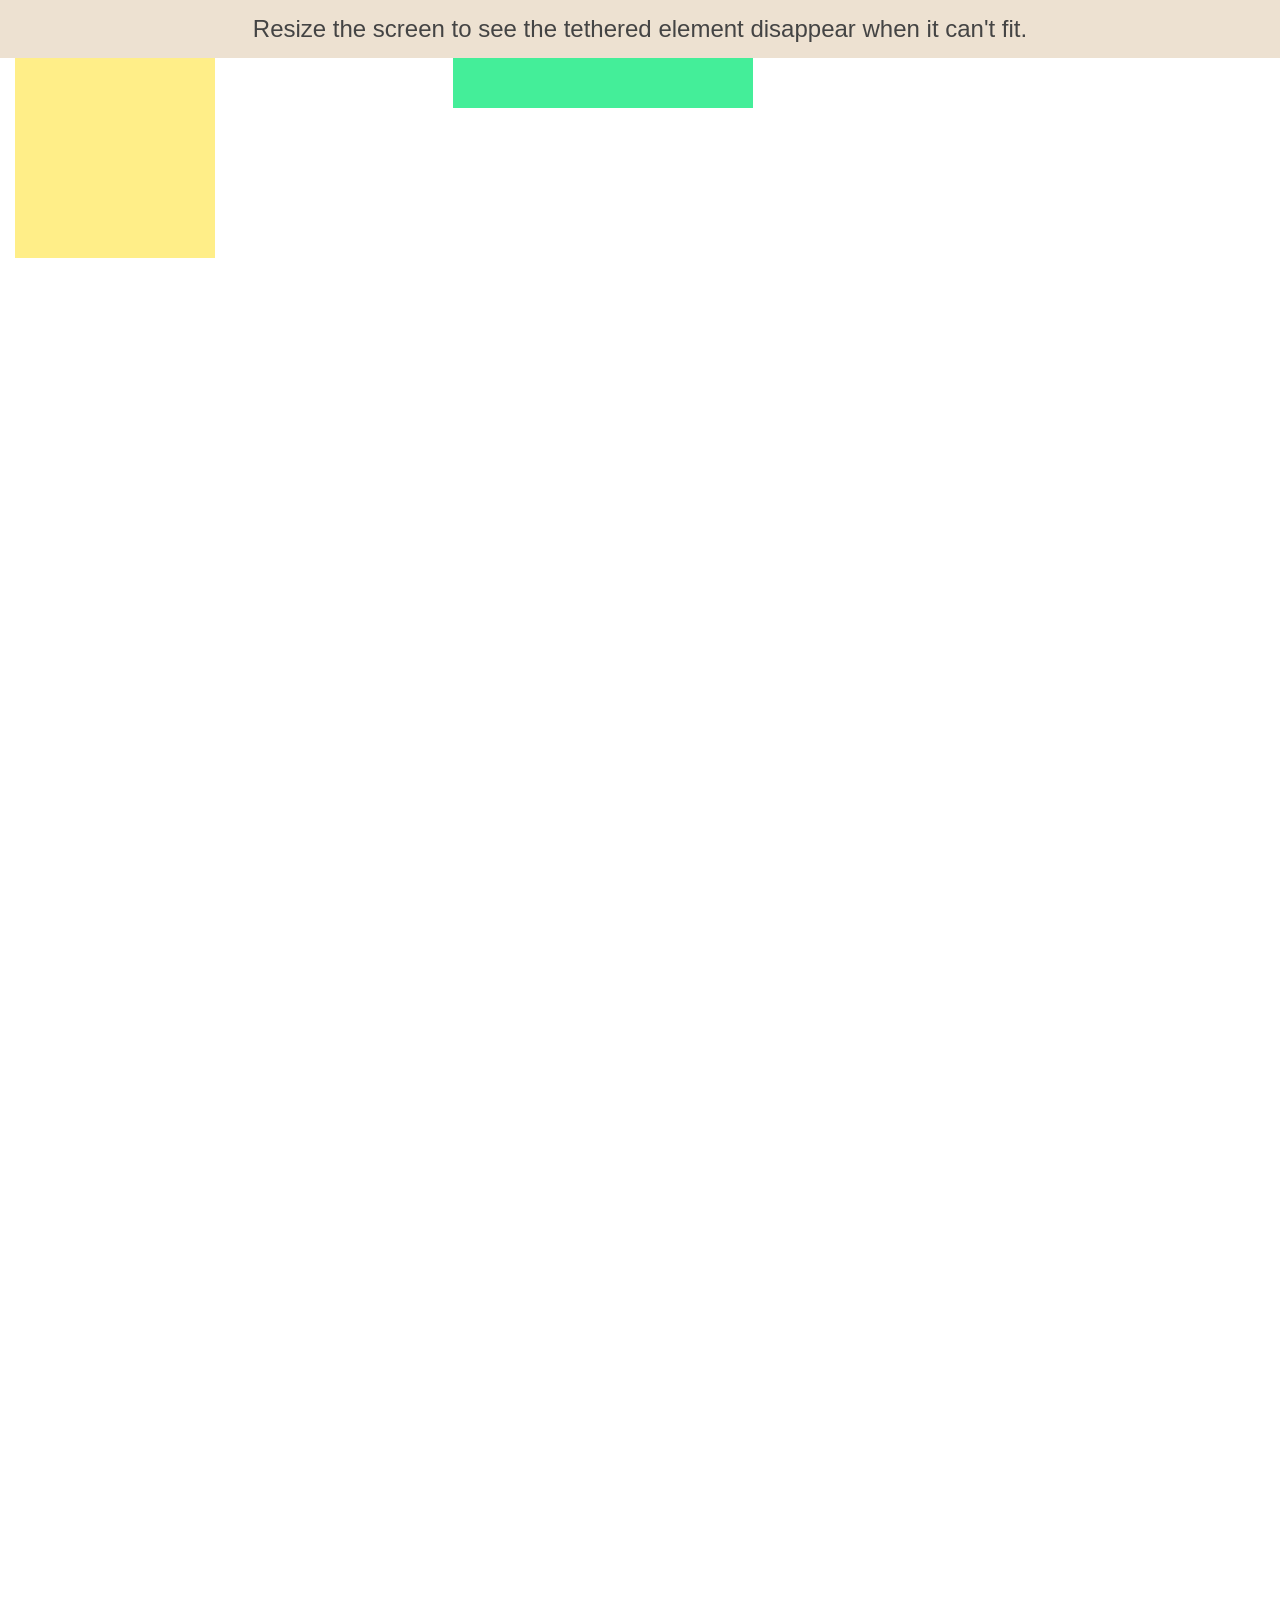
<file: bower_components/tether/examples/out-of-bounds/index.html>
<!DOCTYPE html>
<html>
    <head>
        <meta charset="utf-8">
        <meta http-equiv="X-UA-Compatible" content="chrome=1">
        <meta name="viewport" content="width=device-width, initial-scale=1, user-scalable=no">
        <link rel="stylesheet" href="../resources/css/base.css" />
        <link rel="stylesheet" href="../common/css/style.css" />
        <style>
            .tether-element.tether-out-of-bounds {
                display: none;
            }
        </style>
    </head>
    <body>
        <div class="instructions">Resize the screen to see the tethered element disappear when it can't fit.</div>

        <div class="element"></div>
        <div class="target"></div>

        <script src="//github.hubspot.com/tether/dist/js/tether.js"></script>
        <script>
            var tether = new Tether({
                element: '.element',
                target: '.target',
                attachment: 'top left',
                targetAttachment: 'top right',
                constraints: [{
                    to: 'window',
                    attachment: 'together'
                }]
            });
            tether.on('update', function(event) {
                console.log(event);
            });
        </script>
    </body>
</html>
</file>
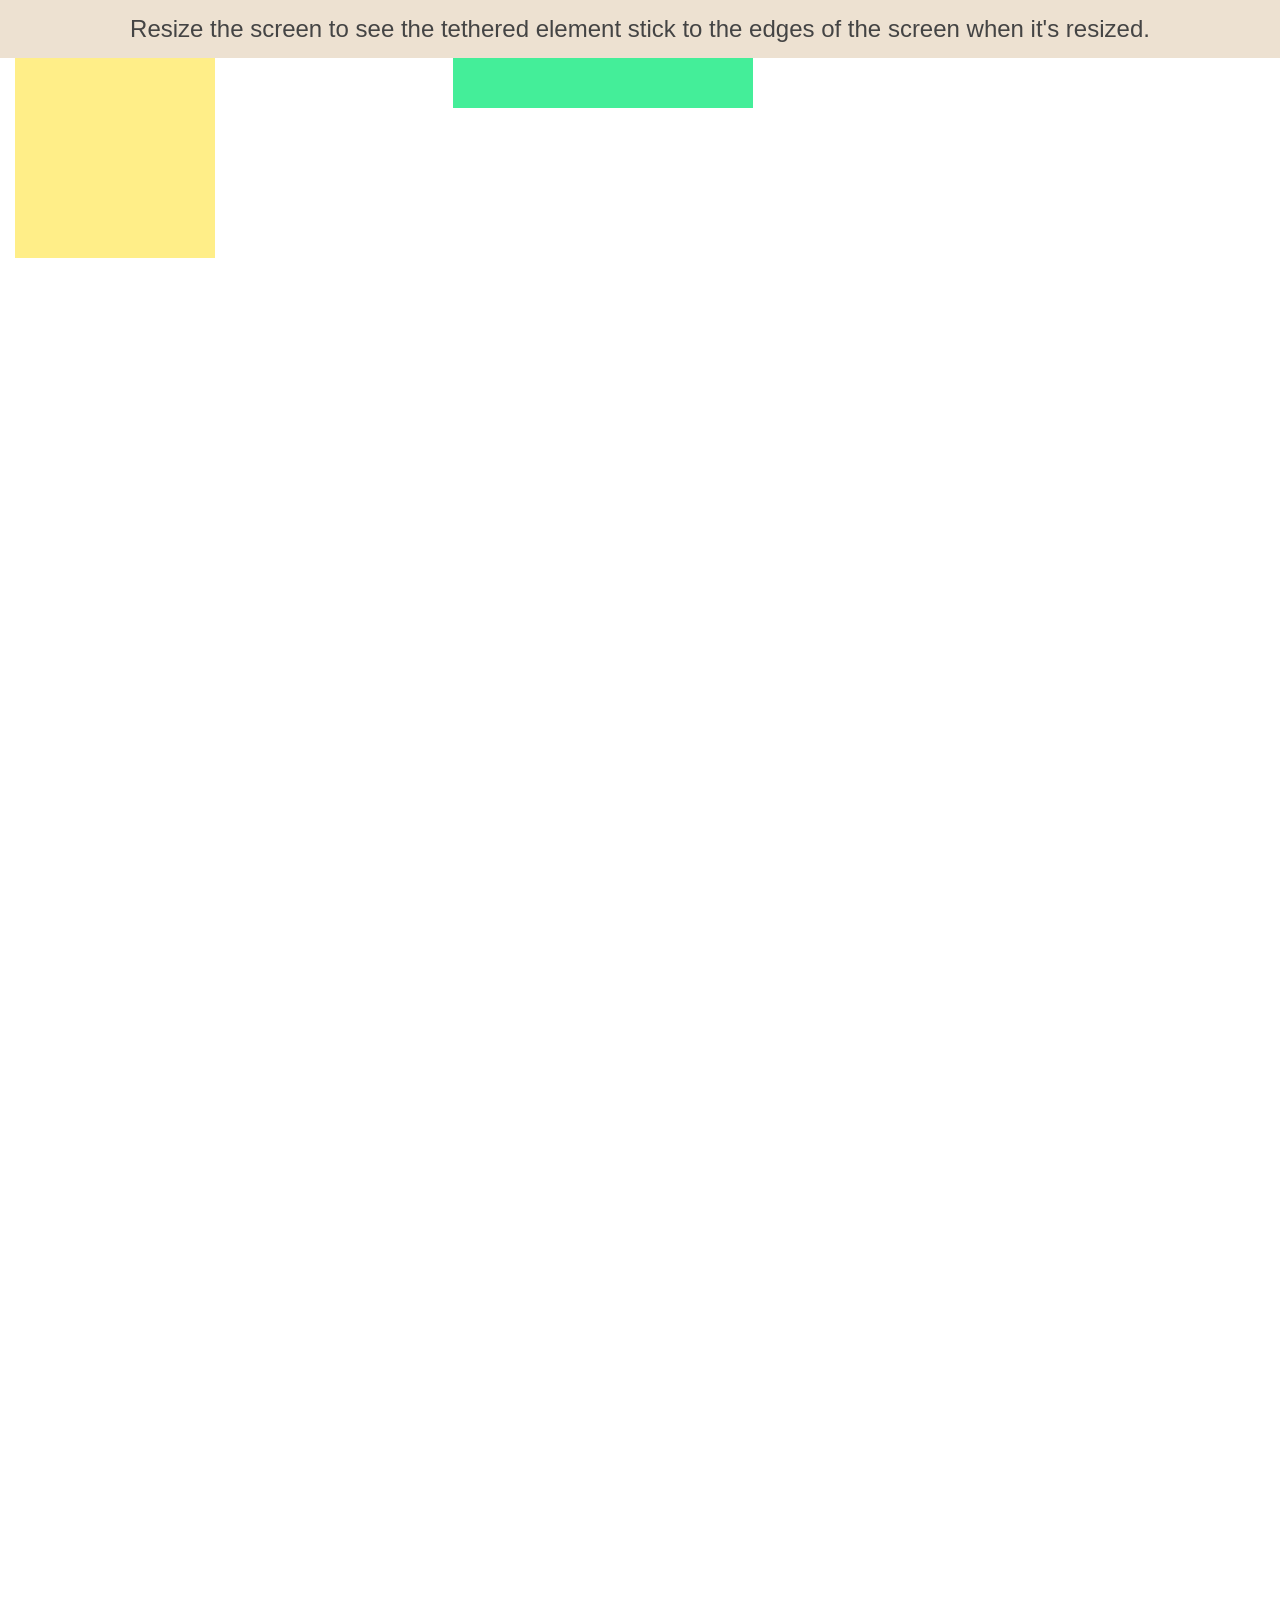
<file: bower_components/tether/examples/pin/index.html>
<!DOCTYPE html>
<html>
    <head>
        <meta charset="utf-8">
        <meta http-equiv="X-UA-Compatible" content="chrome=1">
        <meta name="viewport" content="width=device-width, initial-scale=1, user-scalable=no">
        <link rel="stylesheet" href="../resources/css/base.css" />
        <link rel="stylesheet" href="../common/css/style.css" />
    </head>
    <body>
        <div class="instructions">Resize the screen to see the tethered element stick to the edges of the screen when it's resized.</div>

        <div class="element"></div>
        <div class="target"></div>

        <script src="//github.hubspot.com/tether/dist/js/tether.js"></script>
        <script>
            new Tether({
                element: '.element',
                target: '.target',
                attachment: 'top left',
                targetAttachment: 'top right',
                constraints: [{
                    to: 'window',
                    pin: true
                }]
            });
        </script>
    </body>
</html>
</file>
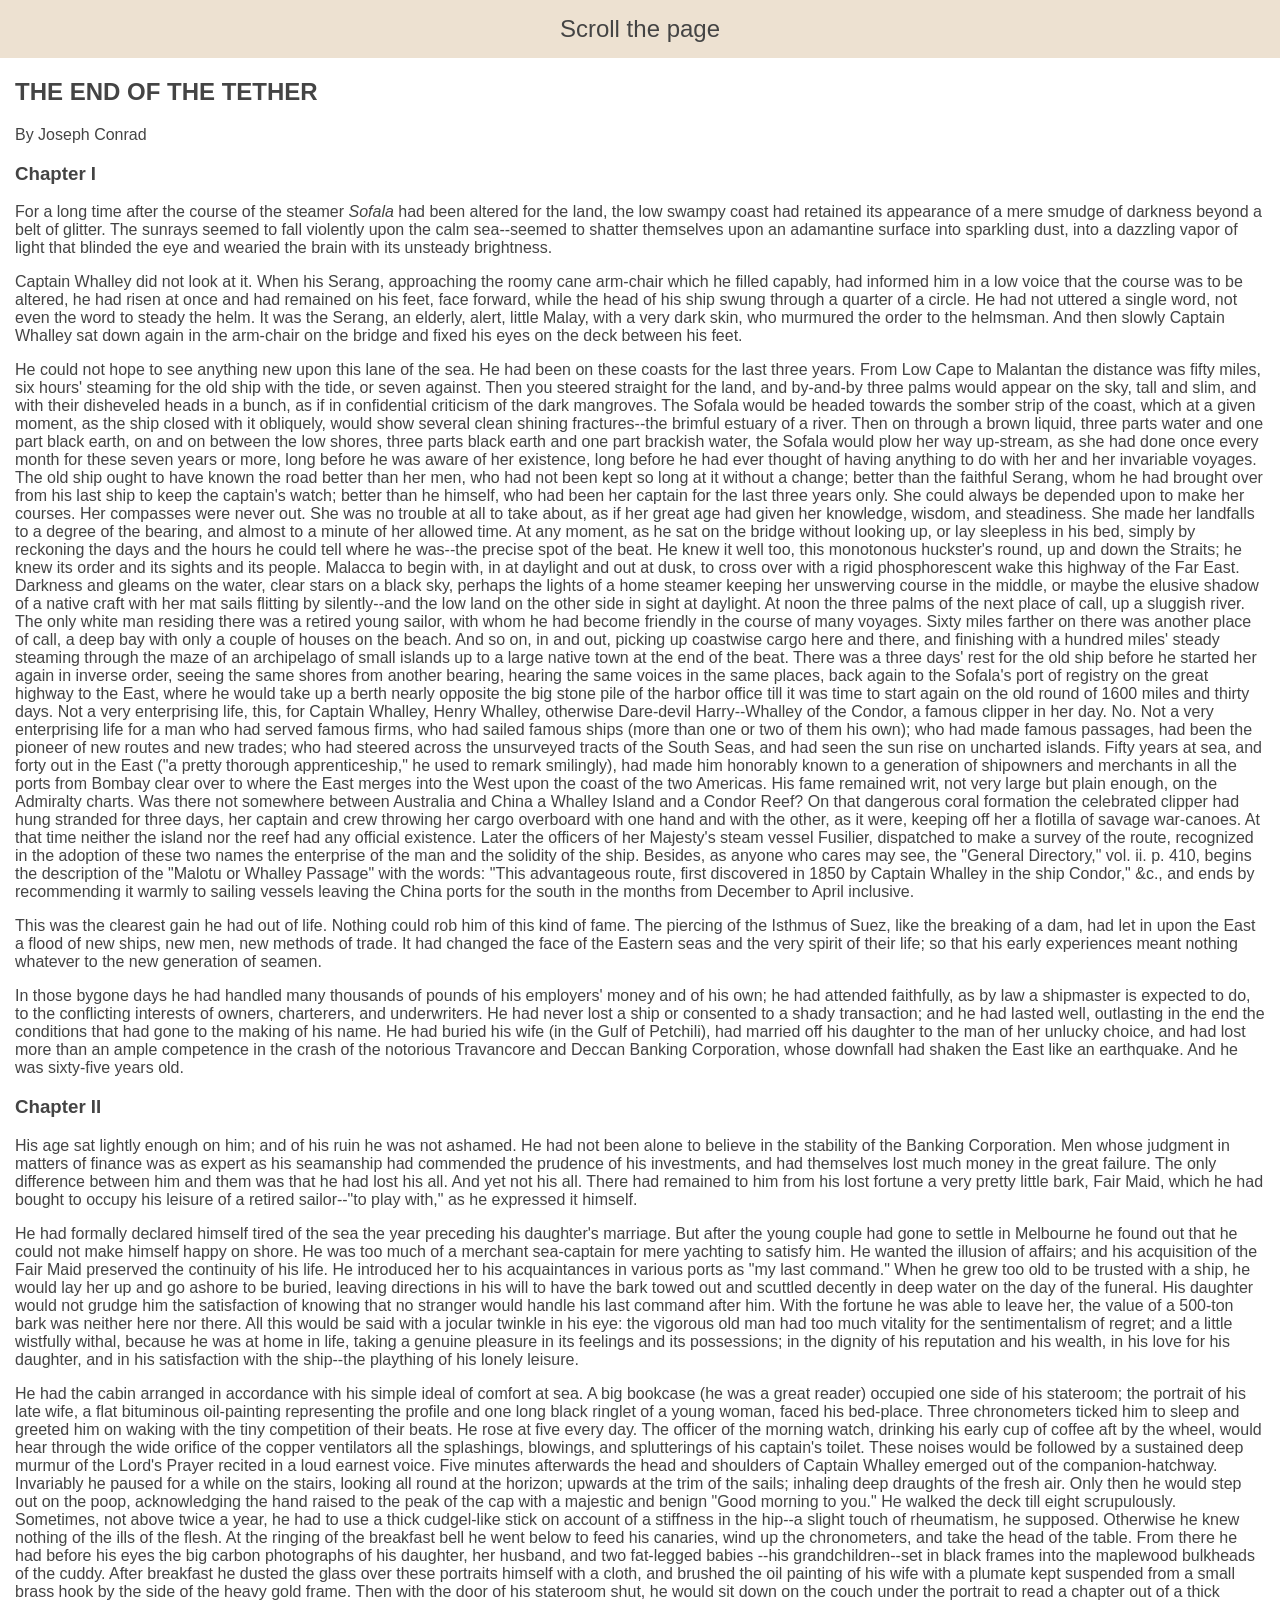
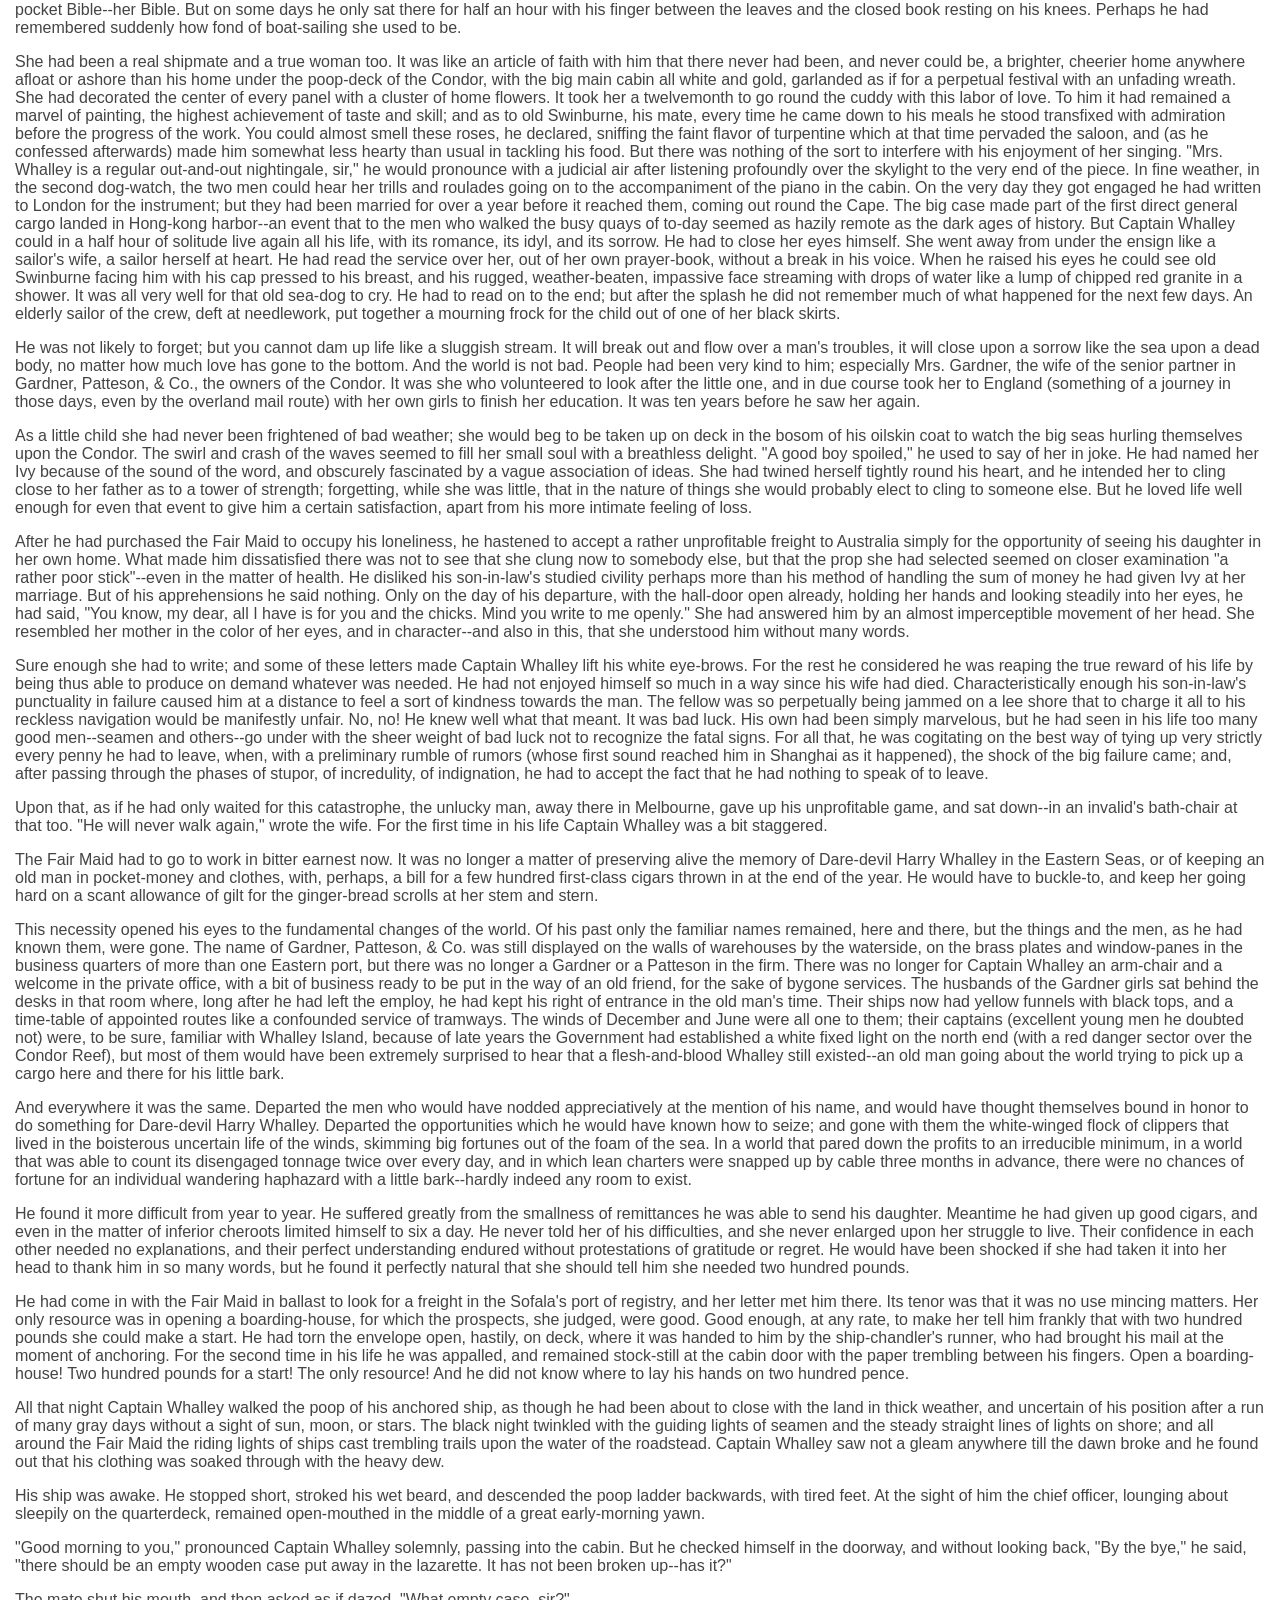
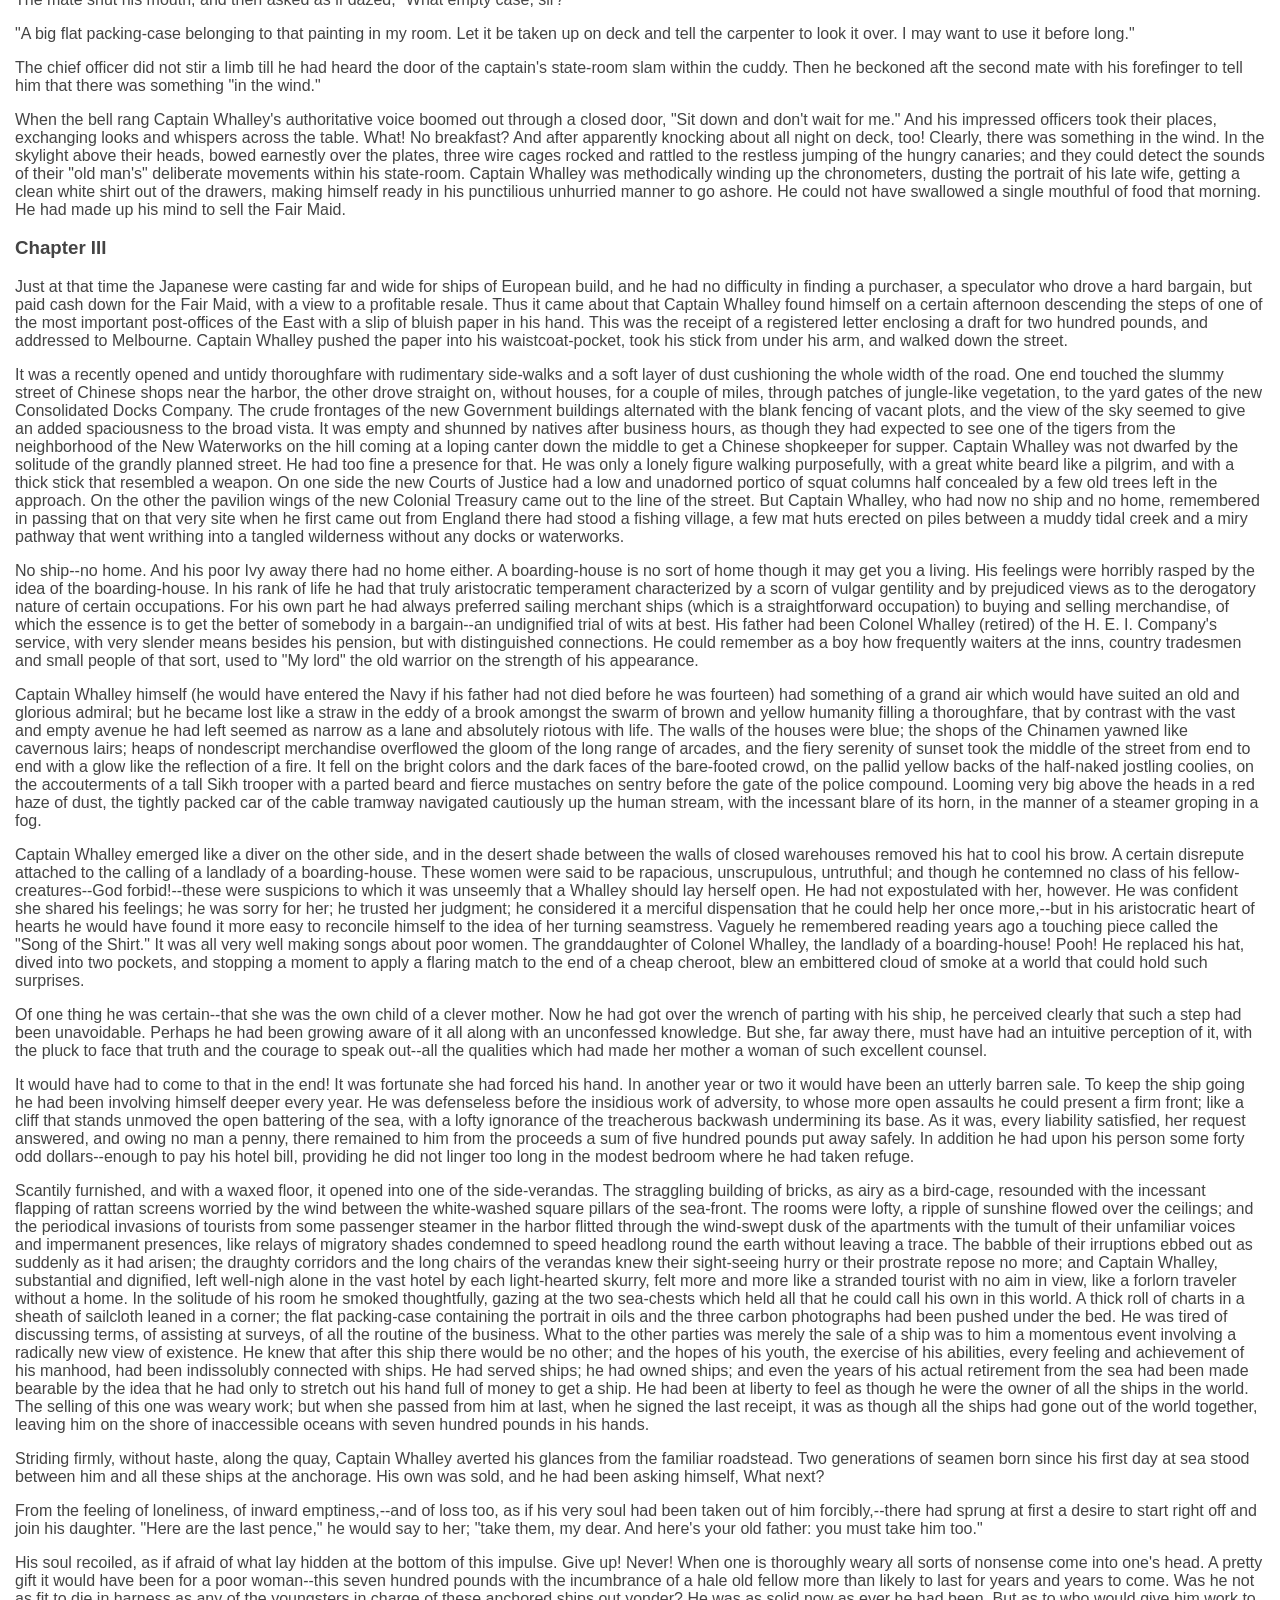
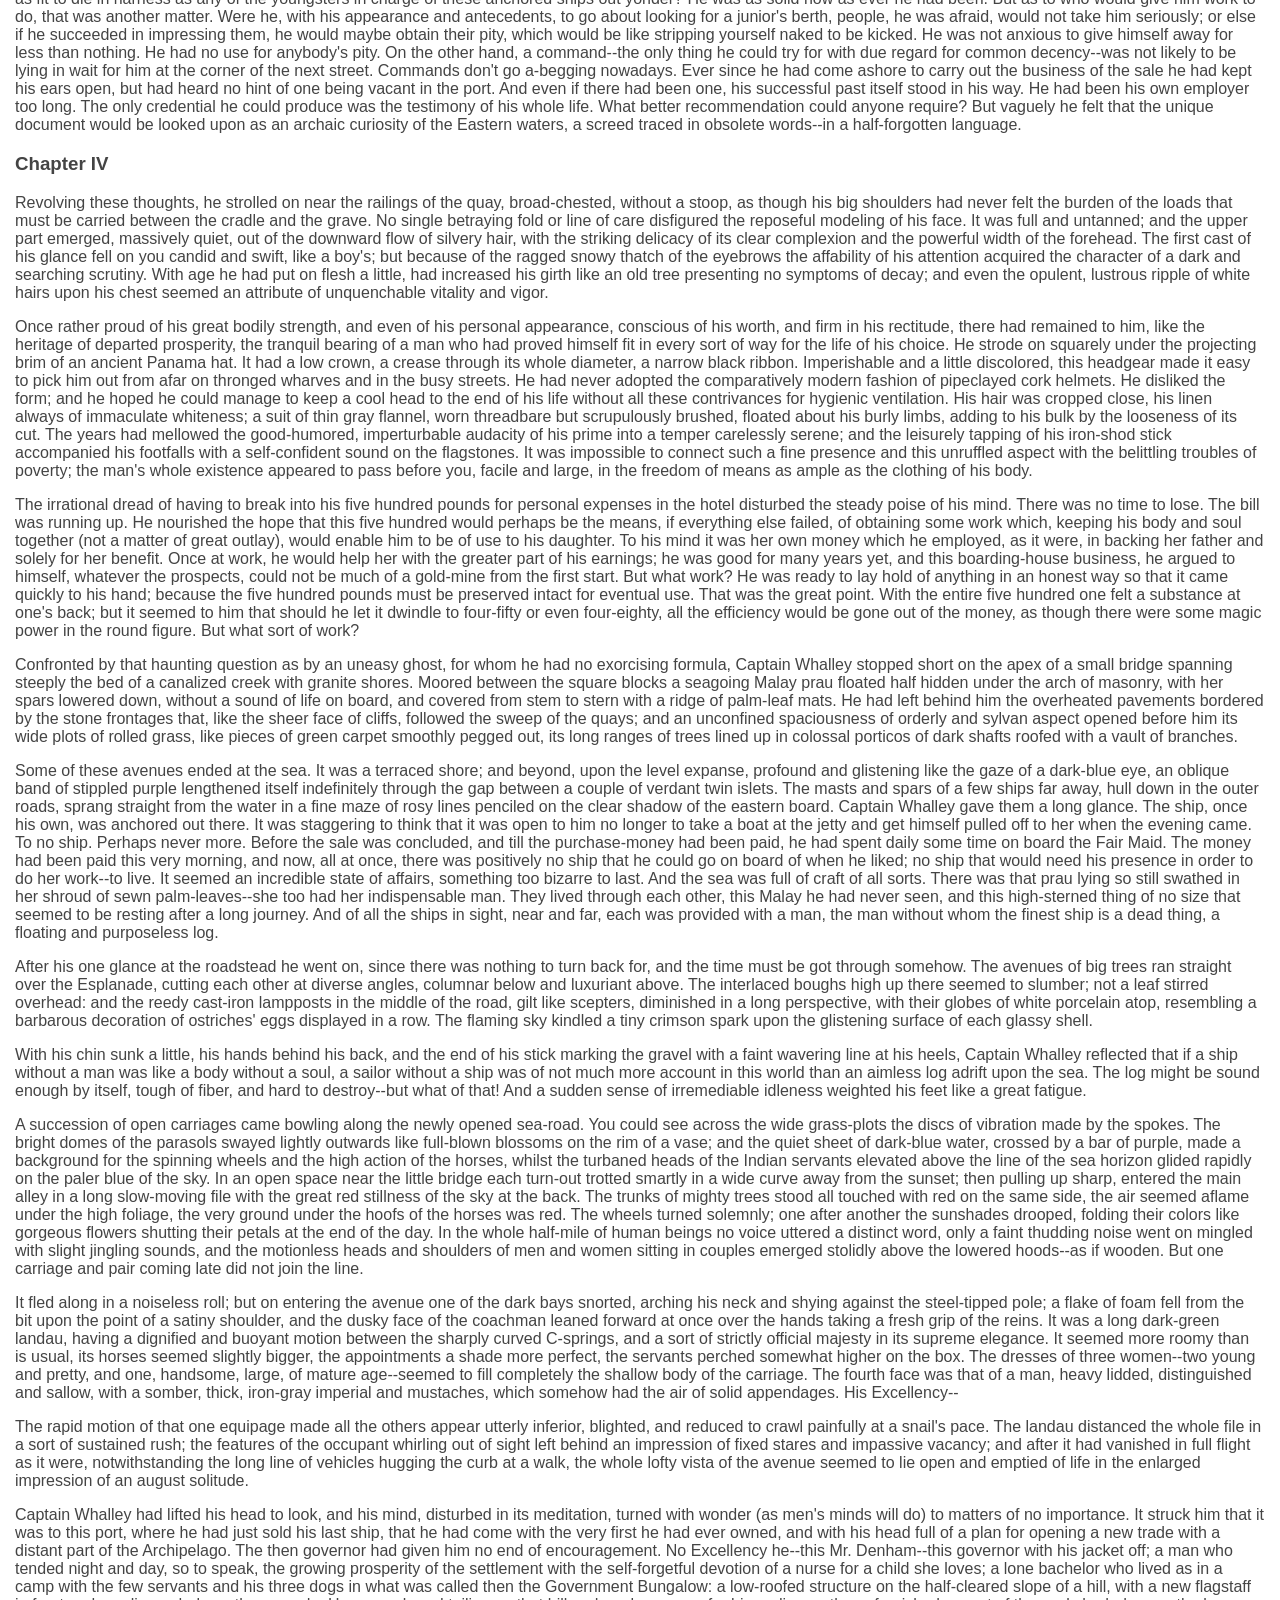
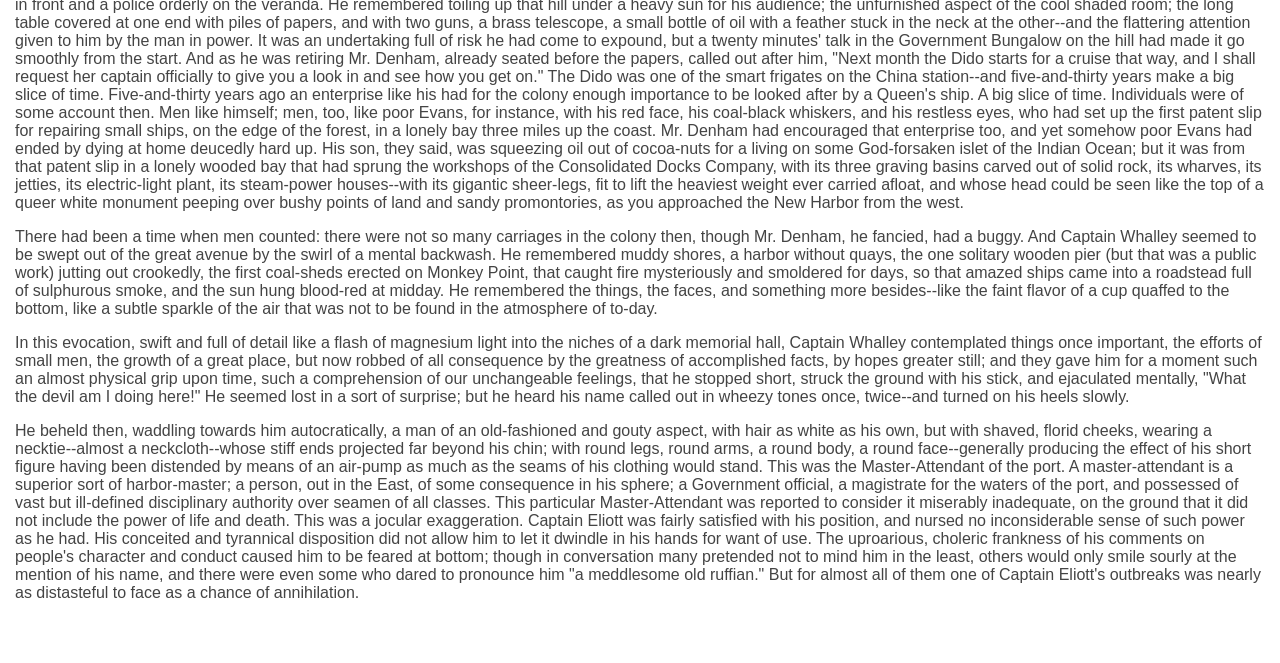
<file: bower_components/tether/examples/scroll/index.html>
<!DOCTYPE html>
<html>
    <head>
        <link rel="stylesheet" href="../resources/css/base.css" />
        <link rel="stylesheet" href="../common/css/style.css" />
    </head>
    <body>

    <div class="instructions">Scroll the page</div>

    <h2>THE END OF THE TETHER</h2>

    <p>By Joseph Conrad</p>

    <h3>Chapter I</h3>

    <p>For a long time after the course of the steamer <em>Sofala</em> had been
    altered for the land, the low swampy coast had retained its appearance
    of a mere smudge of darkness beyond a belt of glitter. The sunrays
    seemed to fall violently upon the calm sea--seemed to shatter themselves
    upon an adamantine surface into sparkling dust, into a dazzling vapor
    of light that blinded the eye and wearied the brain with its unsteady
    brightness.</p>

    <p>Captain Whalley did not look at it. When his Serang, approaching the
    roomy cane arm-chair which he filled capably, had informed him in a low
    voice that the course was to be altered, he had risen at once and had
    remained on his feet, face forward, while the head of his ship swung
    through a quarter of a circle. He had not uttered a single word, not
    even the word to steady the helm. It was the Serang, an elderly, alert,
    little Malay, with a very dark skin, who murmured the order to the
    helmsman. And then slowly Captain Whalley sat down again in the
    arm-chair on the bridge and fixed his eyes on the deck between his feet.</p>

    <p>He could not hope to see anything new upon this lane of the sea. He had
    been on these coasts for the last three years. From Low Cape to Malantan
    the distance was fifty miles, six hours' steaming for the old ship with
    the tide, or seven against. Then you steered straight for the land, and
    by-and-by three palms would appear on the sky, tall and slim, and with
    their disheveled heads in a bunch, as if in confidential criticism of
    the dark mangroves. The Sofala would be headed towards the somber
    strip of the coast, which at a given moment, as the ship closed with
    it obliquely, would show several clean shining fractures--the brimful
    estuary of a river. Then on through a brown liquid, three parts water
    and one part black earth, on and on between the low shores, three parts
    black earth and one part brackish water, the Sofala would plow her way
    up-stream, as she had done once every month for these seven years or
    more, long before he was aware of her existence, long before he had ever
    thought of having anything to do with her and her invariable voyages.
    The old ship ought to have known the road better than her men, who had
    not been kept so long at it without a change; better than the faithful
    Serang, whom he had brought over from his last ship to keep the
    captain's watch; better than he himself, who had been her captain for
    the last three years only. She could always be depended upon to make her
    courses. Her compasses were never out. She was no trouble at all to
    take about, as if her great age had given her knowledge, wisdom, and
    steadiness. She made her landfalls to a degree of the bearing, and
    almost to a minute of her allowed time. At any moment, as he sat on
    the bridge without looking up, or lay sleepless in his bed, simply by
    reckoning the days and the hours he could tell where he was--the precise
    spot of the beat. He knew it well too, this monotonous huckster's
    round, up and down the Straits; he knew its order and its sights and its
    people. Malacca to begin with, in at daylight and out at dusk, to cross
    over with a rigid phosphorescent wake this highway of the Far East.
    Darkness and gleams on the water, clear stars on a black sky, perhaps
    the lights of a home steamer keeping her unswerving course in the
    middle, or maybe the elusive shadow of a native craft with her mat sails
    flitting by silently--and the low land on the other side in sight
    at daylight. At noon the three palms of the next place of call, up a
    sluggish river. The only white man residing there was a retired young
    sailor, with whom he had become friendly in the course of many voyages.
    Sixty miles farther on there was another place of call, a deep bay with
    only a couple of houses on the beach. And so on, in and out, picking
    up coastwise cargo here and there, and finishing with a hundred miles'
    steady steaming through the maze of an archipelago of small islands up
    to a large native town at the end of the beat. There was a three days'
    rest for the old ship before he started her again in inverse order,
    seeing the same shores from another bearing, hearing the same voices
    in the same places, back again to the Sofala's port of registry on
    the great highway to the East, where he would take up a berth nearly
    opposite the big stone pile of the harbor office till it was time to
    start again on the old round of 1600 miles and thirty days. Not a very
    enterprising life, this, for Captain Whalley, Henry Whalley, otherwise
    Dare-devil Harry--Whalley of the Condor, a famous clipper in her day.
    No. Not a very enterprising life for a man who had served famous firms,
    who had sailed famous ships (more than one or two of them his own); who
    had made famous passages, had been the pioneer of new routes and new
    trades; who had steered across the unsurveyed tracts of the South Seas,
    and had seen the sun rise on uncharted islands. Fifty years at sea, and
    forty out in the East ("a pretty thorough apprenticeship," he used
    to remark smilingly), had made him honorably known to a generation of
    shipowners and merchants in all the ports from Bombay clear over to
    where the East merges into the West upon the coast of the two Americas.
    His fame remained writ, not very large but plain enough, on the
    Admiralty charts. Was there not somewhere between Australia and China a
    Whalley Island and a Condor Reef? On that dangerous coral formation the
    celebrated clipper had hung stranded for three days, her captain and
    crew throwing her cargo overboard with one hand and with the other, as
    it were, keeping off her a flotilla of savage war-canoes. At that time
    neither the island nor the reef had any official existence. Later the
    officers of her Majesty's steam vessel Fusilier, dispatched to make a
    survey of the route, recognized in the adoption of these two names the
    enterprise of the man and the solidity of the ship. Besides, as anyone
    who cares may see, the "General Directory," vol. ii. p. 410, begins the
    description of the "Malotu or Whalley Passage" with the words: "This
    advantageous route, first discovered in 1850 by Captain Whalley in the
    ship Condor," &amp;c., and ends by recommending it warmly to sailing vessels
    leaving the China ports for the south in the months from December to
    April inclusive.</p>

    <p>This was the clearest gain he had out of life. Nothing could rob him
    of this kind of fame. The piercing of the Isthmus of Suez, like the
    breaking of a dam, had let in upon the East a flood of new ships, new
    men, new methods of trade. It had changed the face of the Eastern seas
    and the very spirit of their life; so that his early experiences meant
    nothing whatever to the new generation of seamen.</p>

    <p>In those bygone days he had handled many thousands of pounds of his
    employers' money and of his own; he had attended faithfully, as by law
    a shipmaster is expected to do, to the conflicting interests of owners,
    charterers, and underwriters. He had never lost a ship or consented to
    a shady transaction; and he had lasted well, outlasting in the end the
    conditions that had gone to the making of his name. He had buried his
    wife (in the Gulf of Petchili), had married off his daughter to the man
    of her unlucky choice, and had lost more than an ample competence in the
    crash of the notorious Travancore and Deccan Banking Corporation, whose
    downfall had shaken the East like an earthquake. And he was sixty-five
    years old.</p>

    <h3>Chapter II</h3>

    <p>His age sat lightly enough on him; and of his ruin he was not ashamed.
    He had not been alone to believe in the stability of the Banking
    Corporation. Men whose judgment in matters of finance was as expert as
    his seamanship had commended the prudence of his investments, and had
    themselves lost much money in the great failure. The only difference
    between him and them was that he had lost his all. And yet not his all.
    There had remained to him from his lost fortune a very pretty little
    bark, Fair Maid, which he had bought to occupy his leisure of a retired
    sailor--"to play with," as he expressed it himself.</p>

    <p>He had formally declared himself tired of the sea the year preceding his
    daughter's marriage. But after the young couple had gone to settle in
    Melbourne he found out that he could not make himself happy on shore. He
    was too much of a merchant sea-captain for mere yachting to satisfy him.
    He wanted the illusion of affairs; and his acquisition of the Fair
    Maid preserved the continuity of his life. He introduced her to his
    acquaintances in various ports as "my last command." When he grew too
    old to be trusted with a ship, he would lay her up and go ashore to be
    buried, leaving directions in his will to have the bark towed out and
    scuttled decently in deep water on the day of the funeral. His daughter
    would not grudge him the satisfaction of knowing that no stranger would
    handle his last command after him. With the fortune he was able to leave
    her, the value of a 500-ton bark was neither here nor there. All this
    would be said with a jocular twinkle in his eye: the vigorous old man
    had too much vitality for the sentimentalism of regret; and a little
    wistfully withal, because he was at home in life, taking a genuine
    pleasure in its feelings and its possessions; in the dignity of his
    reputation and his wealth, in his love for his daughter, and in his
    satisfaction with the ship--the plaything of his lonely leisure.</p>

    <p>He had the cabin arranged in accordance with his simple ideal of comfort
    at sea. A big bookcase (he was a great reader) occupied one side of his
    stateroom; the portrait of his late wife, a flat bituminous oil-painting
    representing the profile and one long black ringlet of a young woman,
    faced his bed-place. Three chronometers ticked him to sleep and greeted
    him on waking with the tiny competition of their beats. He rose at five
    every day. The officer of the morning watch, drinking his early cup
    of coffee aft by the wheel, would hear through the wide orifice of the
    copper ventilators all the splashings, blowings, and splutterings of
    his captain's toilet. These noises would be followed by a sustained
    deep murmur of the Lord's Prayer recited in a loud earnest voice. Five
    minutes afterwards the head and shoulders of Captain Whalley emerged
    out of the companion-hatchway. Invariably he paused for a while on the
    stairs, looking all round at the horizon; upwards at the trim of the
    sails; inhaling deep draughts of the fresh air. Only then he would step
    out on the poop, acknowledging the hand raised to the peak of the cap
    with a majestic and benign "Good morning to you." He walked the deck
    till eight scrupulously. Sometimes, not above twice a year, he had to
    use a thick cudgel-like stick on account of a stiffness in the hip--a
    slight touch of rheumatism, he supposed. Otherwise he knew nothing of
    the ills of the flesh. At the ringing of the breakfast bell he went
    below to feed his canaries, wind up the chronometers, and take the
    head of the table. From there he had before his eyes the big carbon
    photographs of his daughter, her husband, and two fat-legged babies
    --his grandchildren--set in black frames into the maplewood bulkheads
    of the cuddy. After breakfast he dusted the glass over these portraits
    himself with a cloth, and brushed the oil painting of his wife with a
    plumate kept suspended from a small brass hook by the side of the heavy
    gold frame. Then with the door of his stateroom shut, he would sit down
    on the couch under the portrait to read a chapter out of a thick pocket
    Bible--her Bible. But on some days he only sat there for half an hour
    with his finger between the leaves and the closed book resting on his
    knees. Perhaps he had remembered suddenly how fond of boat-sailing she
    used to be.</p>

    <p>She had been a real shipmate and a true woman too. It was like an
    article of faith with him that there never had been, and never could be,
    a brighter, cheerier home anywhere afloat or ashore than his home under
    the poop-deck of the Condor, with the big main cabin all white and gold,
    garlanded as if for a perpetual festival with an unfading wreath. She
    had decorated the center of every panel with a cluster of home flowers.
    It took her a twelvemonth to go round the cuddy with this labor of love.
    To him it had remained a marvel of painting, the highest achievement of
    taste and skill; and as to old Swinburne, his mate, every time he
    came down to his meals he stood transfixed with admiration before the
    progress of the work. You could almost smell these roses, he declared,
    sniffing the faint flavor of turpentine which at that time pervaded the
    saloon, and (as he confessed afterwards) made him somewhat less hearty
    than usual in tackling his food. But there was nothing of the sort to
    interfere with his enjoyment of her singing. "Mrs. Whalley is a regular
    out-and-out nightingale, sir," he would pronounce with a judicial air
    after listening profoundly over the skylight to the very end of the
    piece. In fine weather, in the second dog-watch, the two men could hear
    her trills and roulades going on to the accompaniment of the piano in
    the cabin. On the very day they got engaged he had written to London
    for the instrument; but they had been married for over a year before it
    reached them, coming out round the Cape. The big case made part of the
    first direct general cargo landed in Hong-kong harbor--an event that to
    the men who walked the busy quays of to-day seemed as hazily remote as
    the dark ages of history. But Captain Whalley could in a half hour of
    solitude live again all his life, with its romance, its idyl, and its
    sorrow. He had to close her eyes himself. She went away from under the
    ensign like a sailor's wife, a sailor herself at heart. He had read
    the service over her, out of her own prayer-book, without a break in his
    voice. When he raised his eyes he could see old Swinburne facing him
    with his cap pressed to his breast, and his rugged, weather-beaten,
    impassive face streaming with drops of water like a lump of chipped red
    granite in a shower. It was all very well for that old sea-dog to cry.
    He had to read on to the end; but after the splash he did not remember
    much of what happened for the next few days. An elderly sailor of the
    crew, deft at needlework, put together a mourning frock for the child
    out of one of her black skirts.</p>

    <p>He was not likely to forget; but you cannot dam up life like a sluggish
    stream. It will break out and flow over a man's troubles, it will close
    upon a sorrow like the sea upon a dead body, no matter how much love has
    gone to the bottom. And the world is not bad. People had been very
    kind to him; especially Mrs. Gardner, the wife of the senior partner
    in Gardner, Patteson, &amp; Co., the owners of the Condor. It was she who
    volunteered to look after the little one, and in due course took her to
    England (something of a journey in those days, even by the overland
    mail route) with her own girls to finish her education. It was ten years
    before he saw her again.</p>

    <p>As a little child she had never been frightened of bad weather; she
    would beg to be taken up on deck in the bosom of his oilskin coat to
    watch the big seas hurling themselves upon the Condor. The swirl and
    crash of the waves seemed to fill her small soul with a breathless
    delight. "A good boy spoiled," he used to say of her in joke. He had
    named her Ivy because of the sound of the word, and obscurely fascinated
    by a vague association of ideas. She had twined herself tightly round
    his heart, and he intended her to cling close to her father as to a
    tower of strength; forgetting, while she was little, that in the nature
    of things she would probably elect to cling to someone else. But
    he loved life well enough for even that event to give him a certain
    satisfaction, apart from his more intimate feeling of loss.</p>

    <p>After he had purchased the Fair Maid to occupy his loneliness, he
    hastened to accept a rather unprofitable freight to Australia simply for
    the opportunity of seeing his daughter in her own home. What made him
    dissatisfied there was not to see that she clung now to somebody else,
    but that the prop she had selected seemed on closer examination "a
    rather poor stick"--even in the matter of health. He disliked his
    son-in-law's studied civility perhaps more than his method of
    handling the sum of money he had given Ivy at her marriage. But of his
    apprehensions he said nothing. Only on the day of his departure, with
    the hall-door open already, holding her hands and looking steadily into
    her eyes, he had said, "You know, my dear, all I have is for you and the
    chicks. Mind you write to me openly." She had answered him by an almost
    imperceptible movement of her head. She resembled her mother in
    the color of her eyes, and in character--and also in this, that she
    understood him without many words.</p>

    <p>Sure enough she had to write; and some of these letters made Captain
    Whalley lift his white eye-brows. For the rest he considered he was
    reaping the true reward of his life by being thus able to produce on
    demand whatever was needed. He had not enjoyed himself so much in a
    way since his wife had died. Characteristically enough his son-in-law's
    punctuality in failure caused him at a distance to feel a sort of
    kindness towards the man. The fellow was so perpetually being jammed on
    a lee shore that to charge it all to his reckless navigation would be
    manifestly unfair. No, no! He knew well what that meant. It was bad
    luck. His own had been simply marvelous, but he had seen in his life too
    many good men--seamen and others--go under with the sheer weight of bad
    luck not to recognize the fatal signs. For all that, he was cogitating
    on the best way of tying up very strictly every penny he had to leave,
    when, with a preliminary rumble of rumors (whose first sound reached
    him in Shanghai as it happened), the shock of the big failure came;
    and, after passing through the phases of stupor, of incredulity, of
    indignation, he had to accept the fact that he had nothing to speak of
    to leave.</p>

    <p>Upon that, as if he had only waited for this catastrophe, the unlucky
    man, away there in Melbourne, gave up his unprofitable game, and sat
    down--in an invalid's bath-chair at that too. "He will never walk
    again," wrote the wife. For the first time in his life Captain Whalley
    was a bit staggered.</p>

    <p>The Fair Maid had to go to work in bitter earnest now. It was no longer
    a matter of preserving alive the memory of Dare-devil Harry Whalley in
    the Eastern Seas, or of keeping an old man in pocket-money and clothes,
    with, perhaps, a bill for a few hundred first-class cigars thrown in at
    the end of the year. He would have to buckle-to, and keep her going hard
    on a scant allowance of gilt for the ginger-bread scrolls at her stem
    and stern.</p>

    <p>This necessity opened his eyes to the fundamental changes of the world.
    Of his past only the familiar names remained, here and there, but
    the things and the men, as he had known them, were gone. The name of
    Gardner, Patteson, &amp; Co. was still displayed on the walls of warehouses
    by the waterside, on the brass plates and window-panes in the business
    quarters of more than one Eastern port, but there was no longer a
    Gardner or a Patteson in the firm. There was no longer for Captain
    Whalley an arm-chair and a welcome in the private office, with a bit of
    business ready to be put in the way of an old friend, for the sake of
    bygone services. The husbands of the Gardner girls sat behind the desks
    in that room where, long after he had left the employ, he had kept his
    right of entrance in the old man's time. Their ships now had yellow
    funnels with black tops, and a time-table of appointed routes like a
    confounded service of tramways. The winds of December and June were all
    one to them; their captains (excellent young men he doubted not) were,
    to be sure, familiar with Whalley Island, because of late years the
    Government had established a white fixed light on the north end (with
    a red danger sector over the Condor Reef), but most of them would have
    been extremely surprised to hear that a flesh-and-blood Whalley still
    existed--an old man going about the world trying to pick up a cargo here
    and there for his little bark.</p>

    <p>And everywhere it was the same. Departed the men who would have nodded
    appreciatively at the mention of his name, and would have thought
    themselves bound in honor to do something for Dare-devil Harry Whalley.
    Departed the opportunities which he would have known how to seize; and
    gone with them the white-winged flock of clippers that lived in the
    boisterous uncertain life of the winds, skimming big fortunes out of
    the foam of the sea. In a world that pared down the profits to an
    irreducible minimum, in a world that was able to count its disengaged
    tonnage twice over every day, and in which lean charters were snapped up
    by cable three months in advance, there were no chances of fortune for
    an individual wandering haphazard with a little bark--hardly indeed any
    room to exist.</p>

    <p>He found it more difficult from year to year. He suffered greatly from
    the smallness of remittances he was able to send his daughter. Meantime
    he had given up good cigars, and even in the matter of inferior cheroots
    limited himself to six a day. He never told her of his difficulties, and
    she never enlarged upon her struggle to live. Their confidence in each
    other needed no explanations, and their perfect understanding endured
    without protestations of gratitude or regret. He would have been shocked
    if she had taken it into her head to thank him in so many words, but
    he found it perfectly natural that she should tell him she needed two
    hundred pounds.</p>

    <p>He had come in with the Fair Maid in ballast to look for a freight in
    the Sofala's port of registry, and her letter met him there. Its tenor
    was that it was no use mincing matters. Her only resource was in opening
    a boarding-house, for which the prospects, she judged, were good. Good
    enough, at any rate, to make her tell him frankly that with two hundred
    pounds she could make a start. He had torn the envelope open, hastily,
    on deck, where it was handed to him by the ship-chandler's runner, who
    had brought his mail at the moment of anchoring. For the second time
    in his life he was appalled, and remained stock-still at the cabin door
    with the paper trembling between his fingers. Open a boarding-house! Two
    hundred pounds for a start! The only resource! And he did not know where
    to lay his hands on two hundred pence.</p>

    <p>All that night Captain Whalley walked the poop of his anchored ship, as
    though he had been about to close with the land in thick weather, and
    uncertain of his position after a run of many gray days without a sight
    of sun, moon, or stars. The black night twinkled with the guiding lights
    of seamen and the steady straight lines of lights on shore; and all
    around the Fair Maid the riding lights of ships cast trembling trails
    upon the water of the roadstead. Captain Whalley saw not a gleam
    anywhere till the dawn broke and he found out that his clothing was
    soaked through with the heavy dew.</p>

    <p>His ship was awake. He stopped short, stroked his wet beard, and
    descended the poop ladder backwards, with tired feet. At the sight
    of him the chief officer, lounging about sleepily on the quarterdeck,
    remained open-mouthed in the middle of a great early-morning yawn.</p>

    <p>"Good morning to you," pronounced Captain Whalley solemnly, passing into
    the cabin. But he checked himself in the doorway, and without looking
    back, "By the bye," he said, "there should be an empty wooden case put
    away in the lazarette. It has not been broken up--has it?"</p>

    <p>The mate shut his mouth, and then asked as if dazed, "What empty case,
    sir?"</p>

    <p>"A big flat packing-case belonging to that painting in my room. Let it
    be taken up on deck and tell the carpenter to look it over. I may want
    to use it before long."</p>

    <p>The chief officer did not stir a limb till he had heard the door of the
    captain's state-room slam within the cuddy. Then he beckoned aft the
    second mate with his forefinger to tell him that there was something "in
    the wind."</p>

    <p>When the bell rang Captain Whalley's authoritative voice boomed out
    through a closed door, "Sit down and don't wait for me." And his
    impressed officers took their places, exchanging looks and whispers
    across the table. What! No breakfast? And after apparently knocking
    about all night on deck, too! Clearly, there was something in the wind.
    In the skylight above their heads, bowed earnestly over the plates,
    three wire cages rocked and rattled to the restless jumping of the
    hungry canaries; and they could detect the sounds of their "old
    man's" deliberate movements within his state-room. Captain Whalley was
    methodically winding up the chronometers, dusting the portrait of
    his late wife, getting a clean white shirt out of the drawers, making
    himself ready in his punctilious unhurried manner to go ashore. He could
    not have swallowed a single mouthful of food that morning. He had made
    up his mind to sell the Fair Maid.</p>

    <h3>Chapter III</h3>

    <p>Just at that time the Japanese were casting far and wide for ships
    of European build, and he had no difficulty in finding a purchaser, a
    speculator who drove a hard bargain, but paid cash down for the Fair
    Maid, with a view to a profitable resale. Thus it came about that
    Captain Whalley found himself on a certain afternoon descending the
    steps of one of the most important post-offices of the East with a slip
    of bluish paper in his hand. This was the receipt of a registered letter
    enclosing a draft for two hundred pounds, and addressed to Melbourne.
    Captain Whalley pushed the paper into his waistcoat-pocket, took his
    stick from under his arm, and walked down the street.</p>

    <p>It was a recently opened and untidy thoroughfare with rudimentary
    side-walks and a soft layer of dust cushioning the whole width of
    the road. One end touched the slummy street of Chinese shops near the
    harbor, the other drove straight on, without houses, for a couple of
    miles, through patches of jungle-like vegetation, to the yard gates
    of the new Consolidated Docks Company. The crude frontages of the new
    Government buildings alternated with the blank fencing of vacant plots,
    and the view of the sky seemed to give an added spaciousness to the
    broad vista. It was empty and shunned by natives after business
    hours, as though they had expected to see one of the tigers from the
    neighborhood of the New Waterworks on the hill coming at a loping canter
    down the middle to get a Chinese shopkeeper for supper. Captain Whalley
    was not dwarfed by the solitude of the grandly planned street. He
    had too fine a presence for that. He was only a lonely figure walking
    purposefully, with a great white beard like a pilgrim, and with a thick
    stick that resembled a weapon. On one side the new Courts of Justice had
    a low and unadorned portico of squat columns half concealed by a few old
    trees left in the approach. On the other the pavilion wings of the
    new Colonial Treasury came out to the line of the street. But Captain
    Whalley, who had now no ship and no home, remembered in passing that
    on that very site when he first came out from England there had stood a
    fishing village, a few mat huts erected on piles between a muddy tidal
    creek and a miry pathway that went writhing into a tangled wilderness
    without any docks or waterworks.</p>

    <p>No ship--no home. And his poor Ivy away there had no home either. A
    boarding-house is no sort of home though it may get you a living. His
    feelings were horribly rasped by the idea of the boarding-house. In his
    rank of life he had that truly aristocratic temperament characterized by
    a scorn of vulgar gentility and by prejudiced views as to the derogatory
    nature of certain occupations. For his own part he had always preferred
    sailing merchant ships (which is a straightforward occupation) to buying
    and selling merchandise, of which the essence is to get the better of
    somebody in a bargain--an undignified trial of wits at best. His father
    had been Colonel Whalley (retired) of the H. E. I. Company's service,
    with very slender means besides his pension, but with distinguished
    connections. He could remember as a boy how frequently waiters at the
    inns, country tradesmen and small people of that sort, used to "My lord"
    the old warrior on the strength of his appearance.</p>

    <p>Captain Whalley himself (he would have entered the Navy if his father
    had not died before he was fourteen) had something of a grand air which
    would have suited an old and glorious admiral; but he became lost like
    a straw in the eddy of a brook amongst the swarm of brown and yellow
    humanity filling a thoroughfare, that by contrast with the vast and
    empty avenue he had left seemed as narrow as a lane and absolutely
    riotous with life. The walls of the houses were blue; the shops of the
    Chinamen yawned like cavernous lairs; heaps of nondescript merchandise
    overflowed the gloom of the long range of arcades, and the fiery
    serenity of sunset took the middle of the street from end to end with a
    glow like the reflection of a fire. It fell on the bright colors and the
    dark faces of the bare-footed crowd, on the pallid yellow backs of the
    half-naked jostling coolies, on the accouterments of a tall Sikh trooper
    with a parted beard and fierce mustaches on sentry before the gate of
    the police compound. Looming very big above the heads in a red haze of
    dust, the tightly packed car of the cable tramway navigated cautiously
    up the human stream, with the incessant blare of its horn, in the manner
    of a steamer groping in a fog.</p>

    <p>Captain Whalley emerged like a diver on the other side, and in the
    desert shade between the walls of closed warehouses removed his hat to
    cool his brow. A certain disrepute attached to the calling of a
    landlady of a boarding-house. These women were said to be rapacious,
    unscrupulous, untruthful; and though he contemned no class of his
    fellow-creatures--God forbid!--these were suspicions to which it was
    unseemly that a Whalley should lay herself open. He had not expostulated
    with her, however. He was confident she shared his feelings; he was
    sorry for her; he trusted her judgment; he considered it a merciful
    dispensation that he could help her once more,--but in his aristocratic
    heart of hearts he would have found it more easy to reconcile himself to
    the idea of her turning seamstress. Vaguely he remembered reading years
    ago a touching piece called the "Song of the Shirt." It was all very
    well making songs about poor women. The granddaughter of Colonel
    Whalley, the landlady of a boarding-house! Pooh! He replaced his hat,
    dived into two pockets, and stopping a moment to apply a flaring match
    to the end of a cheap cheroot, blew an embittered cloud of smoke at a
    world that could hold such surprises.</p>

    <p>Of one thing he was certain--that she was the own child of a clever
    mother. Now he had got over the wrench of parting with his ship, he
    perceived clearly that such a step had been unavoidable. Perhaps he had
    been growing aware of it all along with an unconfessed knowledge. But
    she, far away there, must have had an intuitive perception of it, with
    the pluck to face that truth and the courage to speak out--all the
    qualities which had made her mother a woman of such excellent counsel.</p>

    <p>It would have had to come to that in the end! It was fortunate she had
    forced his hand. In another year or two it would have been an utterly
    barren sale. To keep the ship going he had been involving himself deeper
    every year. He was defenseless before the insidious work of adversity,
    to whose more open assaults he could present a firm front; like a
    cliff that stands unmoved the open battering of the sea, with a lofty
    ignorance of the treacherous backwash undermining its base. As it was,
    every liability satisfied, her request answered, and owing no man a
    penny, there remained to him from the proceeds a sum of five hundred
    pounds put away safely. In addition he had upon his person some forty
    odd dollars--enough to pay his hotel bill, providing he did not linger
    too long in the modest bedroom where he had taken refuge.</p>

    <p>Scantily furnished, and with a waxed floor, it opened into one of
    the side-verandas. The straggling building of bricks, as airy as a
    bird-cage, resounded with the incessant flapping of rattan screens
    worried by the wind between the white-washed square pillars of the
    sea-front. The rooms were lofty, a ripple of sunshine flowed over the
    ceilings; and the periodical invasions of tourists from some passenger
    steamer in the harbor flitted through the wind-swept dusk of the
    apartments with the tumult of their unfamiliar voices and impermanent
    presences, like relays of migratory shades condemned to speed headlong
    round the earth without leaving a trace. The babble of their irruptions
    ebbed out as suddenly as it had arisen; the draughty corridors and
    the long chairs of the verandas knew their sight-seeing hurry or
    their prostrate repose no more; and Captain Whalley, substantial and
    dignified, left well-nigh alone in the vast hotel by each light-hearted
    skurry, felt more and more like a stranded tourist with no aim in view,
    like a forlorn traveler without a home. In the solitude of his room he
    smoked thoughtfully, gazing at the two sea-chests which held all that he
    could call his own in this world. A thick roll of charts in a sheath
    of sailcloth leaned in a corner; the flat packing-case containing the
    portrait in oils and the three carbon photographs had been pushed under
    the bed. He was tired of discussing terms, of assisting at surveys, of
    all the routine of the business. What to the other parties was merely
    the sale of a ship was to him a momentous event involving a radically
    new view of existence. He knew that after this ship there would be no
    other; and the hopes of his youth, the exercise of his abilities, every
    feeling and achievement of his manhood, had been indissolubly connected
    with ships. He had served ships; he had owned ships; and even the years
    of his actual retirement from the sea had been made bearable by the idea
    that he had only to stretch out his hand full of money to get a ship. He
    had been at liberty to feel as though he were the owner of all the
    ships in the world. The selling of this one was weary work; but when
    she passed from him at last, when he signed the last receipt, it was as
    though all the ships had gone out of the world together, leaving him on
    the shore of inaccessible oceans with seven hundred pounds in his hands.</p>

    <p>Striding firmly, without haste, along the quay, Captain Whalley averted
    his glances from the familiar roadstead. Two generations of seamen born
    since his first day at sea stood between him and all these ships at the
    anchorage. His own was sold, and he had been asking himself, What next?</p>

    <p>From the feeling of loneliness, of inward emptiness,--and of loss
    too, as if his very soul had been taken out of him forcibly,--there had
    sprung at first a desire to start right off and join his daughter.
    "Here are the last pence," he would say to her; "take them, my dear. And
    here's your old father: you must take him too."</p>

    <p>His soul recoiled, as if afraid of what lay hidden at the bottom of
    this impulse. Give up! Never! When one is thoroughly weary all sorts of
    nonsense come into one's head. A pretty gift it would have been for a
    poor woman--this seven hundred pounds with the incumbrance of a hale old
    fellow more than likely to last for years and years to come. Was he not
    as fit to die in harness as any of the youngsters in charge of these
    anchored ships out yonder? He was as solid now as ever he had been. But
    as to who would give him work to do, that was another matter. Were he,
    with his appearance and antecedents, to go about looking for a junior's
    berth, people, he was afraid, would not take him seriously; or else if
    he succeeded in impressing them, he would maybe obtain their pity, which
    would be like stripping yourself naked to be kicked. He was not anxious
    to give himself away for less than nothing. He had no use for anybody's
    pity. On the other hand, a command--the only thing he could try for with
    due regard for common decency--was not likely to be lying in wait
    for him at the corner of the next street. Commands don't go a-begging
    nowadays. Ever since he had come ashore to carry out the business of
    the sale he had kept his ears open, but had heard no hint of one being
    vacant in the port. And even if there had been one, his successful past
    itself stood in his way. He had been his own employer too long. The only
    credential he could produce was the testimony of his whole life. What
    better recommendation could anyone require? But vaguely he felt that
    the unique document would be looked upon as an archaic curiosity of the
    Eastern waters, a screed traced in obsolete words--in a half-forgotten
    language.</p>

    <h3>Chapter IV</h3>

    <p>Revolving these thoughts, he strolled on near the railings of the quay,
    broad-chested, without a stoop, as though his big shoulders had never
    felt the burden of the loads that must be carried between the cradle
    and the grave. No single betraying fold or line of care disfigured the
    reposeful modeling of his face. It was full and untanned; and the upper
    part emerged, massively quiet, out of the downward flow of silvery hair,
    with the striking delicacy of its clear complexion and the powerful
    width of the forehead. The first cast of his glance fell on you candid
    and swift, like a boy's; but because of the ragged snowy thatch of the
    eyebrows the affability of his attention acquired the character of a
    dark and searching scrutiny. With age he had put on flesh a little, had
    increased his girth like an old tree presenting no symptoms of decay;
    and even the opulent, lustrous ripple of white hairs upon his chest
    seemed an attribute of unquenchable vitality and vigor.</p>

    <p>Once rather proud of his great bodily strength, and even of his personal
    appearance, conscious of his worth, and firm in his rectitude, there had
    remained to him, like the heritage of departed prosperity, the tranquil
    bearing of a man who had proved himself fit in every sort of way for the
    life of his choice. He strode on squarely under the projecting brim of
    an ancient Panama hat. It had a low crown, a crease through its whole
    diameter, a narrow black ribbon. Imperishable and a little discolored,
    this headgear made it easy to pick him out from afar on thronged wharves
    and in the busy streets. He had never adopted the comparatively modern
    fashion of pipeclayed cork helmets. He disliked the form; and he hoped
    he could manage to keep a cool head to the end of his life without all
    these contrivances for hygienic ventilation. His hair was cropped close,
    his linen always of immaculate whiteness; a suit of thin gray flannel,
    worn threadbare but scrupulously brushed, floated about his burly limbs,
    adding to his bulk by the looseness of its cut. The years had mellowed
    the good-humored, imperturbable audacity of his prime into a temper
    carelessly serene; and the leisurely tapping of his iron-shod stick
    accompanied his footfalls with a self-confident sound on the flagstones.
    It was impossible to connect such a fine presence and this unruffled
    aspect with the belittling troubles of poverty; the man's whole
    existence appeared to pass before you, facile and large, in the freedom
    of means as ample as the clothing of his body.</p>

    <p>The irrational dread of having to break into his five hundred pounds for
    personal expenses in the hotel disturbed the steady poise of his mind.
    There was no time to lose. The bill was running up. He nourished the
    hope that this five hundred would perhaps be the means, if everything
    else failed, of obtaining some work which, keeping his body and soul
    together (not a matter of great outlay), would enable him to be of use
    to his daughter. To his mind it was her own money which he employed, as
    it were, in backing her father and solely for her benefit. Once at work,
    he would help her with the greater part of his earnings; he was good for
    many years yet, and this boarding-house business, he argued to himself,
    whatever the prospects, could not be much of a gold-mine from the first
    start. But what work? He was ready to lay hold of anything in an honest
    way so that it came quickly to his hand; because the five hundred pounds
    must be preserved intact for eventual use. That was the great point.
    With the entire five hundred one felt a substance at one's back; but
    it seemed to him that should he let it dwindle to four-fifty or even
    four-eighty, all the efficiency would be gone out of the money, as though
    there were some magic power in the round figure. But what sort of work?</p>

    <p>Confronted by that haunting question as by an uneasy ghost, for whom he
    had no exorcising formula, Captain Whalley stopped short on the apex
    of a small bridge spanning steeply the bed of a canalized creek with
    granite shores. Moored between the square blocks a seagoing Malay prau
    floated half hidden under the arch of masonry, with her spars lowered
    down, without a sound of life on board, and covered from stem to stern
    with a ridge of palm-leaf mats. He had left behind him the overheated
    pavements bordered by the stone frontages that, like the sheer face of
    cliffs, followed the sweep of the quays; and an unconfined spaciousness
    of orderly and sylvan aspect opened before him its wide plots of rolled
    grass, like pieces of green carpet smoothly pegged out, its long ranges
    of trees lined up in colossal porticos of dark shafts roofed with a
    vault of branches.</p>

    <p>Some of these avenues ended at the sea. It was a terraced shore; and
    beyond, upon the level expanse, profound and glistening like the gaze
    of a dark-blue eye, an oblique band of stippled purple lengthened itself
    indefinitely through the gap between a couple of verdant twin islets.
    The masts and spars of a few ships far away, hull down in the outer
    roads, sprang straight from the water in a fine maze of rosy lines
    penciled on the clear shadow of the eastern board. Captain Whalley gave
    them a long glance. The ship, once his own, was anchored out there. It
    was staggering to think that it was open to him no longer to take a boat
    at the jetty and get himself pulled off to her when the evening came. To
    no ship. Perhaps never more. Before the sale was concluded, and till the
    purchase-money had been paid, he had spent daily some time on board the
    Fair Maid. The money had been paid this very morning, and now, all at
    once, there was positively no ship that he could go on board of when he
    liked; no ship that would need his presence in order to do her work--to
    live. It seemed an incredible state of affairs, something too bizarre
    to last. And the sea was full of craft of all sorts. There was that prau
    lying so still swathed in her shroud of sewn palm-leaves--she too had
    her indispensable man. They lived through each other, this Malay he had
    never seen, and this high-sterned thing of no size that seemed to be
    resting after a long journey. And of all the ships in sight, near and
    far, each was provided with a man, the man without whom the finest ship
    is a dead thing, a floating and purposeless log.</p>

    <p>After his one glance at the roadstead he went on, since there was
    nothing to turn back for, and the time must be got through somehow. The
    avenues of big trees ran straight over the Esplanade, cutting each other
    at diverse angles, columnar below and luxuriant above. The interlaced
    boughs high up there seemed to slumber; not a leaf stirred overhead:
    and the reedy cast-iron lampposts in the middle of the road, gilt like
    scepters, diminished in a long perspective, with their globes of white
    porcelain atop, resembling a barbarous decoration of ostriches' eggs
    displayed in a row. The flaming sky kindled a tiny crimson spark upon
    the glistening surface of each glassy shell.</p>

    <p>With his chin sunk a little, his hands behind his back, and the end of
    his stick marking the gravel with a faint wavering line at his heels,
    Captain Whalley reflected that if a ship without a man was like a body
    without a soul, a sailor without a ship was of not much more account
    in this world than an aimless log adrift upon the sea. The log might be
    sound enough by itself, tough of fiber, and hard to destroy--but what of
    that! And a sudden sense of irremediable idleness weighted his feet like
    a great fatigue.</p>

    <p>A succession of open carriages came bowling along the newly opened
    sea-road. You could see across the wide grass-plots the discs of
    vibration made by the spokes. The bright domes of the parasols swayed
    lightly outwards like full-blown blossoms on the rim of a vase; and
    the quiet sheet of dark-blue water, crossed by a bar of purple, made a
    background for the spinning wheels and the high action of the horses,
    whilst the turbaned heads of the Indian servants elevated above the line
    of the sea horizon glided rapidly on the paler blue of the sky. In an
    open space near the little bridge each turn-out trotted smartly in a
    wide curve away from the sunset; then pulling up sharp, entered the main
    alley in a long slow-moving file with the great red stillness of the sky
    at the back. The trunks of mighty trees stood all touched with red on
    the same side, the air seemed aflame under the high foliage, the
    very ground under the hoofs of the horses was red. The wheels turned
    solemnly; one after another the sunshades drooped, folding their colors
    like gorgeous flowers shutting their petals at the end of the day. In
    the whole half-mile of human beings no voice uttered a distinct word,
    only a faint thudding noise went on mingled with slight jingling sounds,
    and the motionless heads and shoulders of men and women sitting in
    couples emerged stolidly above the lowered hoods--as if wooden. But one
    carriage and pair coming late did not join the line.</p>

    <p>It fled along in a noiseless roll; but on entering the avenue one of the
    dark bays snorted, arching his neck and shying against the steel-tipped
    pole; a flake of foam fell from the bit upon the point of a satiny
    shoulder, and the dusky face of the coachman leaned forward at once over
    the hands taking a fresh grip of the reins. It was a long dark-green
    landau, having a dignified and buoyant motion between the sharply
    curved C-springs, and a sort of strictly official majesty in its supreme
    elegance. It seemed more roomy than is usual, its horses seemed slightly
    bigger, the appointments a shade more perfect, the servants perched
    somewhat higher on the box. The dresses of three women--two young
    and pretty, and one, handsome, large, of mature age--seemed to fill
    completely the shallow body of the carriage. The fourth face was that
    of a man, heavy lidded, distinguished and sallow, with a somber, thick,
    iron-gray imperial and mustaches, which somehow had the air of solid
    appendages. His Excellency--</p>

    <p>The rapid motion of that one equipage made all the others appear utterly
    inferior, blighted, and reduced to crawl painfully at a snail's pace.
    The landau distanced the whole file in a sort of sustained rush; the
    features of the occupant whirling out of sight left behind an impression
    of fixed stares and impassive vacancy; and after it had vanished in full
    flight as it were, notwithstanding the long line of vehicles hugging the
    curb at a walk, the whole lofty vista of the avenue seemed to lie open
    and emptied of life in the enlarged impression of an august solitude.</p>

    <p>Captain Whalley had lifted his head to look, and his mind, disturbed in
    its meditation, turned with wonder (as men's minds will do) to matters
    of no importance. It struck him that it was to this port, where he had
    just sold his last ship, that he had come with the very first he had
    ever owned, and with his head full of a plan for opening a new trade
    with a distant part of the Archipelago. The then governor had given
    him no end of encouragement. No Excellency he--this Mr. Denham--this
    governor with his jacket off; a man who tended night and day, so to
    speak, the growing prosperity of the settlement with the self-forgetful
    devotion of a nurse for a child she loves; a lone bachelor who lived as
    in a camp with the few servants and his three dogs in what was called
    then the Government Bungalow: a low-roofed structure on the half-cleared
    slope of a hill, with a new flagstaff in front and a police orderly on
    the veranda. He remembered toiling up that hill under a heavy sun for
    his audience; the unfurnished aspect of the cool shaded room; the long
    table covered at one end with piles of papers, and with two guns, a
    brass telescope, a small bottle of oil with a feather stuck in the neck
    at the other--and the flattering attention given to him by the man in
    power. It was an undertaking full of risk he had come to expound, but a
    twenty minutes' talk in the Government Bungalow on the hill had made it
    go smoothly from the start. And as he was retiring Mr. Denham, already
    seated before the papers, called out after him, "Next month the Dido
    starts for a cruise that way, and I shall request her captain officially
    to give you a look in and see how you get on." The Dido was one of the
    smart frigates on the China station--and five-and-thirty years make a
    big slice of time. Five-and-thirty years ago an enterprise like his had
    for the colony enough importance to be looked after by a Queen's ship.
    A big slice of time. Individuals were of some account then. Men like
    himself; men, too, like poor Evans, for instance, with his red face,
    his coal-black whiskers, and his restless eyes, who had set up the first
    patent slip for repairing small ships, on the edge of the forest, in
    a lonely bay three miles up the coast. Mr. Denham had encouraged that
    enterprise too, and yet somehow poor Evans had ended by dying at
    home deucedly hard up. His son, they said, was squeezing oil out of
    cocoa-nuts for a living on some God-forsaken islet of the Indian Ocean;
    but it was from that patent slip in a lonely wooded bay that had sprung
    the workshops of the Consolidated Docks Company, with its three
    graving basins carved out of solid rock, its wharves, its jetties,
    its electric-light plant, its steam-power houses--with its gigantic
    sheer-legs, fit to lift the heaviest weight ever carried afloat, and
    whose head could be seen like the top of a queer white monument peeping
    over bushy points of land and sandy promontories, as you approached the
    New Harbor from the west.</p>

    <p>There had been a time when men counted: there were not so many carriages
    in the colony then, though Mr. Denham, he fancied, had a buggy. And
    Captain Whalley seemed to be swept out of the great avenue by the swirl
    of a mental backwash. He remembered muddy shores, a harbor without
    quays, the one solitary wooden pier (but that was a public work) jutting
    out crookedly, the first coal-sheds erected on Monkey Point, that caught
    fire mysteriously and smoldered for days, so that amazed ships came
    into a roadstead full of sulphurous smoke, and the sun hung blood-red
    at midday. He remembered the things, the faces, and something more
    besides--like the faint flavor of a cup quaffed to the bottom, like a
    subtle sparkle of the air that was not to be found in the atmosphere of
    to-day.</p>

    <p>In this evocation, swift and full of detail like a flash of magnesium
    light into the niches of a dark memorial hall, Captain Whalley
    contemplated things once important, the efforts of small men, the growth
    of a great place, but now robbed of all consequence by the greatness
    of accomplished facts, by hopes greater still; and they gave him for a
    moment such an almost physical grip upon time, such a comprehension of
    our unchangeable feelings, that he stopped short, struck the ground with
    his stick, and ejaculated mentally, "What the devil am I doing here!" He
    seemed lost in a sort of surprise; but he heard his name called out in
    wheezy tones once, twice--and turned on his heels slowly.</p>

    <p>He beheld then, waddling towards him autocratically, a man of an
    old-fashioned and gouty aspect, with hair as white as his own, but with
    shaved, florid cheeks, wearing a necktie--almost a neckcloth--whose
    stiff ends projected far beyond his chin; with round legs, round arms,
    a round body, a round face--generally producing the effect of his short
    figure having been distended by means of an air-pump as much as the
    seams of his clothing would stand. This was the Master-Attendant of the
    port. A master-attendant is a superior sort of harbor-master; a person,
    out in the East, of some consequence in his sphere; a Government
    official, a magistrate for the waters of the port, and possessed of vast
    but ill-defined disciplinary authority over seamen of all classes.
    This particular Master-Attendant was reported to consider it miserably
    inadequate, on the ground that it did not include the power of life
    and death. This was a jocular exaggeration. Captain Eliott was fairly
    satisfied with his position, and nursed no inconsiderable sense of such
    power as he had. His conceited and tyrannical disposition did not allow
    him to let it dwindle in his hands for want of use. The uproarious,
    choleric frankness of his comments on people's character and conduct
    caused him to be feared at bottom; though in conversation many pretended
    not to mind him in the least, others would only smile sourly at the
    mention of his name, and there were even some who dared to pronounce him
    "a meddlesome old ruffian." But for almost all of them one of Captain
    Eliott's outbreaks was nearly as distasteful to face as a chance of
    annihilation.</p>

      <style>
        body {
          padding: 15px;
        }

        .pointer {
          padding: 15px;
          background-color: rgba(0, 0, 0, 0.4);
          color: white;
          border-radius: 10px;
          pointer-events: none;
          opacity: 0;

          transition: opacity 300ms;
          -webkit-transition: opacity 300ms;
        }

        .pointer.show {
          opacity: 1;
        }
      </style>


      <div class="pointer"></div>

      <script src="//github.hubspot.com/tether/dist/js/tether.js"></script>
      <script>
        new Tether({
          element: '.pointer',
          attachment: 'middle right',
          targetAttachment: 'middle left',
          targetModifier: 'scroll-handle',
          target: document.body
        });

        var headers = document.querySelectorAll('h1,h2,h3,h4,h5,h6');
        var hideTimeout = null;
        var pointer = document.querySelector('.pointer')

        var getSection = function(){
          var closest, closestTop;
          for (var i=0; i < headers.length; i++){
            var rect = headers[i].getBoundingClientRect();

            if (closestTop === undefined || (rect.top < 0 && rect.top > closestTop)){
              closestTop = rect.top;
              closest = headers[i];
            }
          }
          return closest.innerHTML;
        }

        document.addEventListener('scroll', function(){
          var percentage = Math.floor((100 * Math.max(0, pageYOffset)) / (document.body.scrollHeight - innerHeight)) + '%'
          pointer.innerHTML = getSection() + ' - ' + percentage

          pointer.classList.add('show');

          if (hideTimeout)
            clearTimeout(hideTimeout);
  
          hideTimeout = setTimeout(function(){
            pointer.classList.remove('show');
          }, 1000);
        });
    </script>
  </body>
</html>
</file>
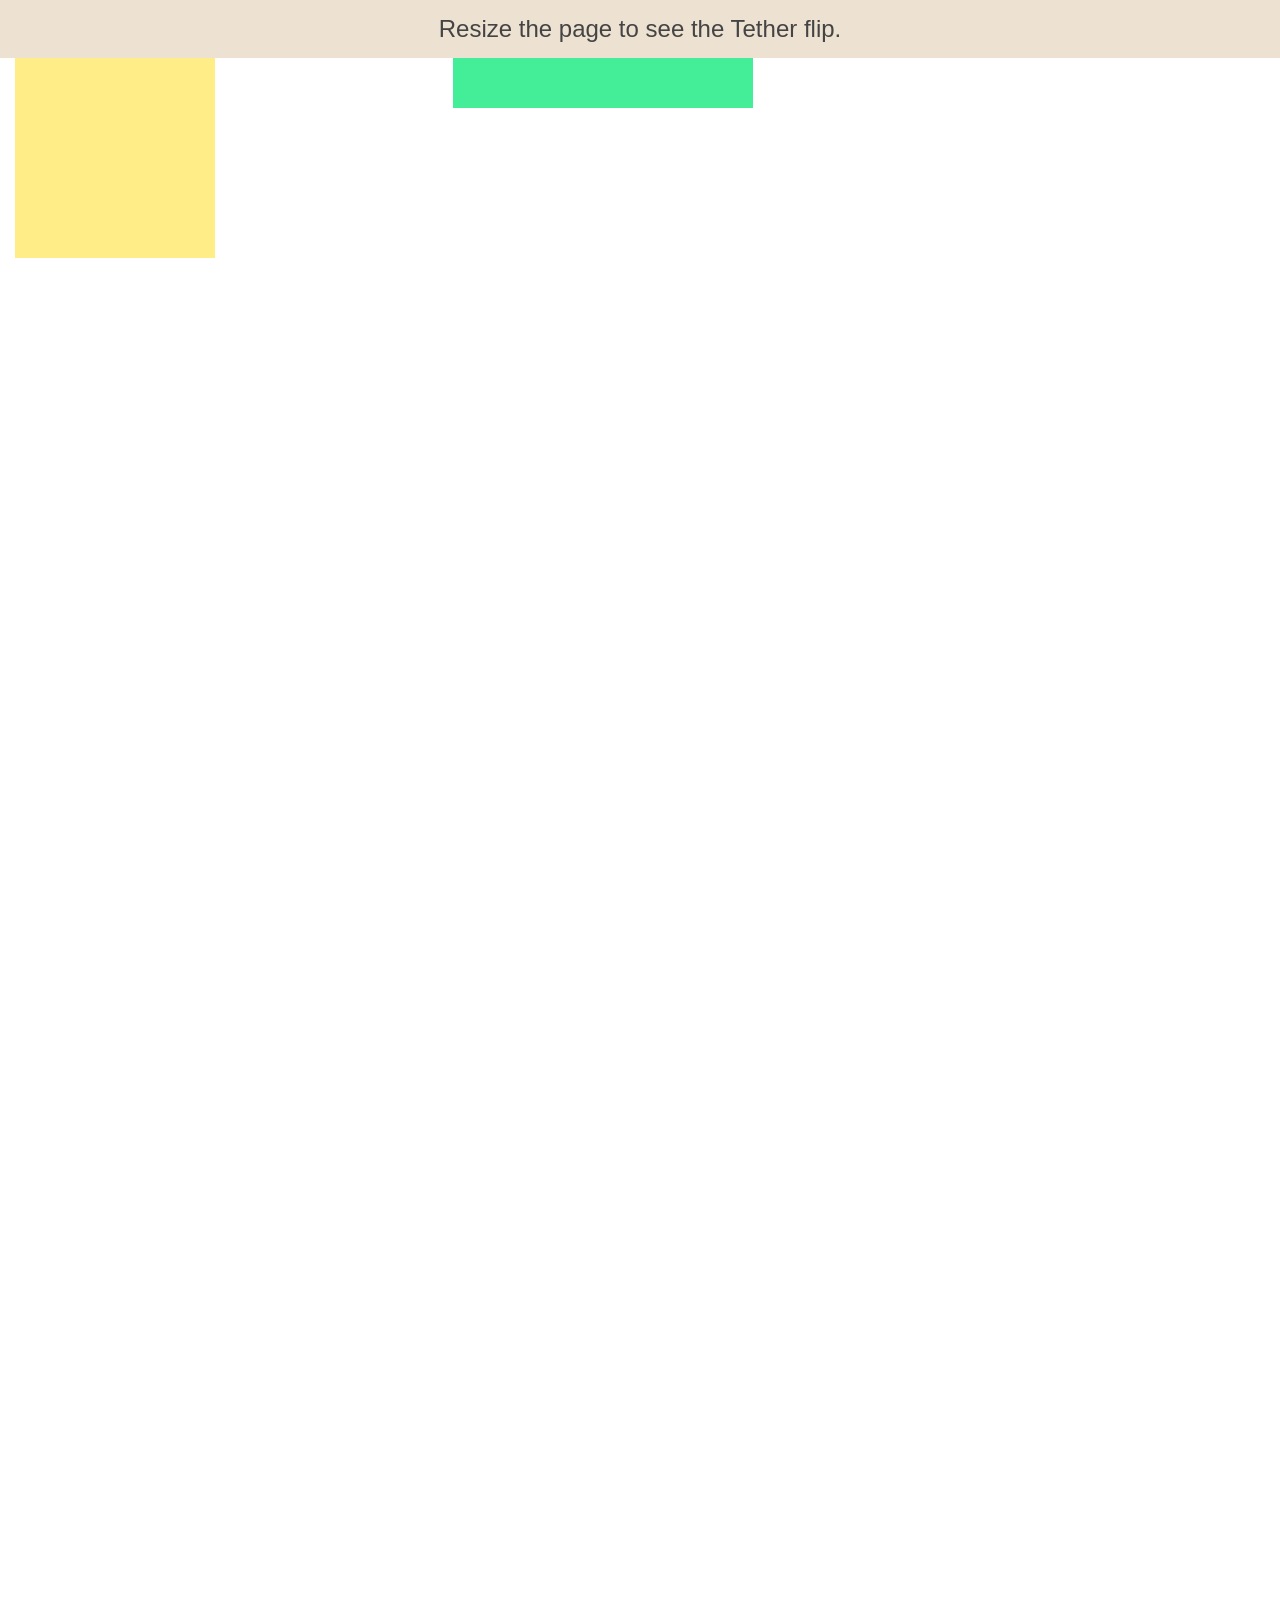
<file: bower_components/tether/examples/simple/index.html>
<!DOCTYPE html>
<html>
    <head>
        <meta charset="utf-8">
        <meta http-equiv="X-UA-Compatible" content="chrome=1">
        <meta name="viewport" content="width=device-width, initial-scale=1, user-scalable=no">
        <link rel="stylesheet" href="../resources/css/base.css" />
        <link rel="stylesheet" href="../common/css/style.css" />
    </head>
    <body>
        <div class="instructions">Resize the page to see the Tether flip.</div>

        <div class="element"></div>
        <div class="target"></div>

        <script src="//github.hubspot.com/tether/dist/js/tether.js"></script>
        <script>
            new Tether({
                element: '.element',
                target: '.target',
                attachment: 'top left',
                targetAttachment: 'top right',
                constraints: [{
                    to: 'window',
                    attachment: 'together'
                }]
            });
        </script>
    </body>
</html>
</file>
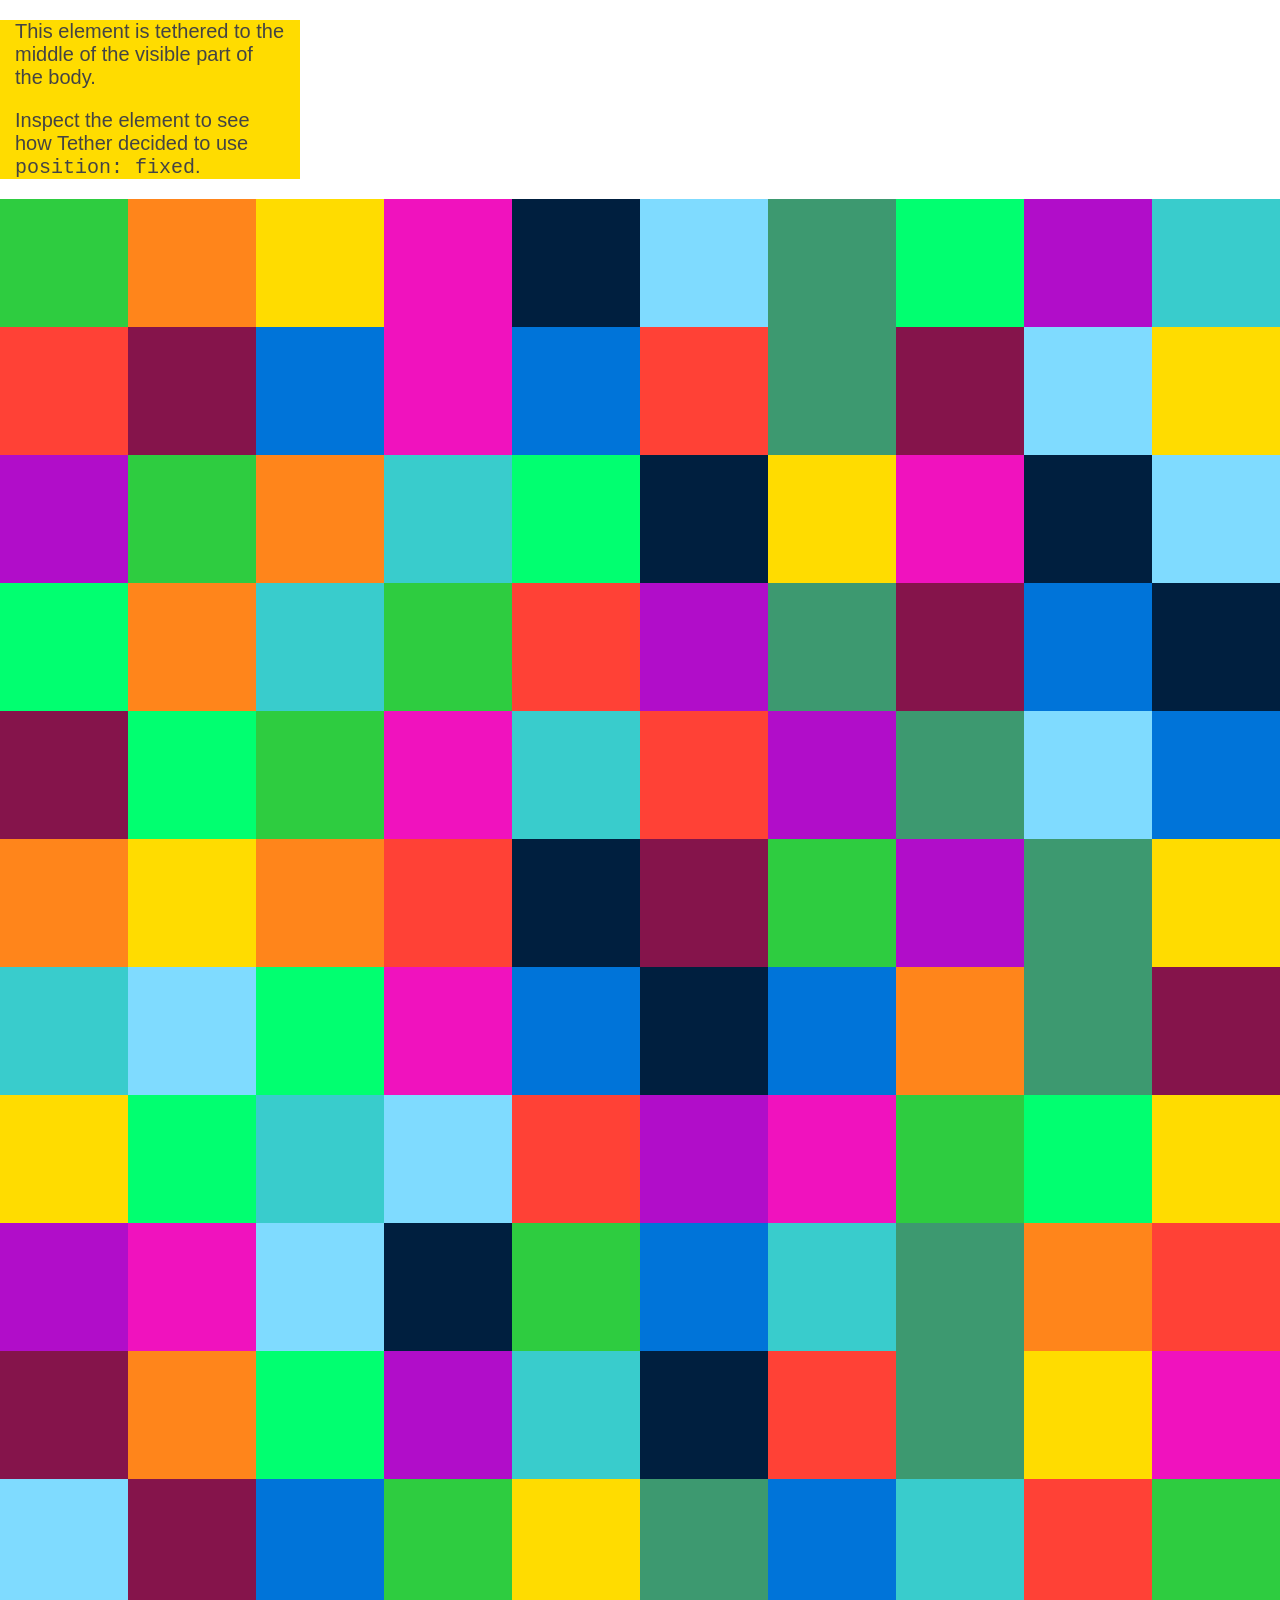
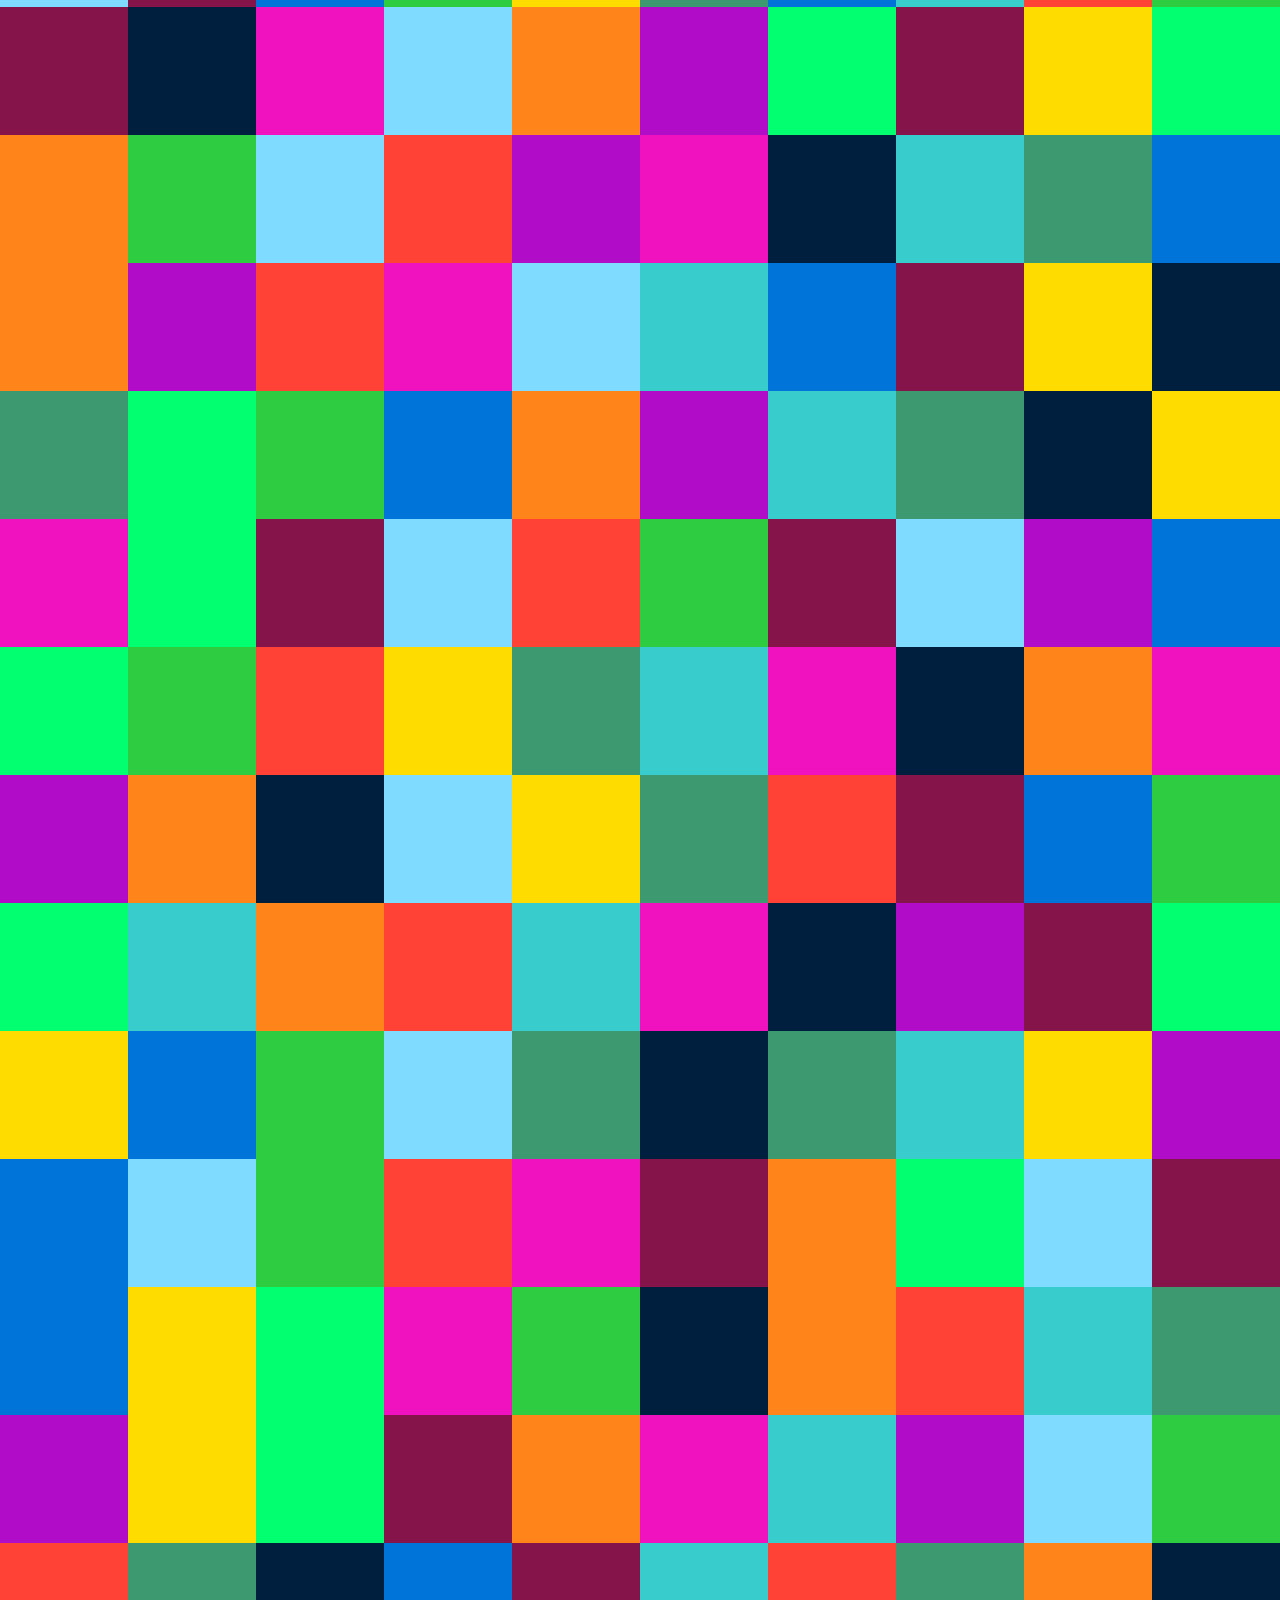
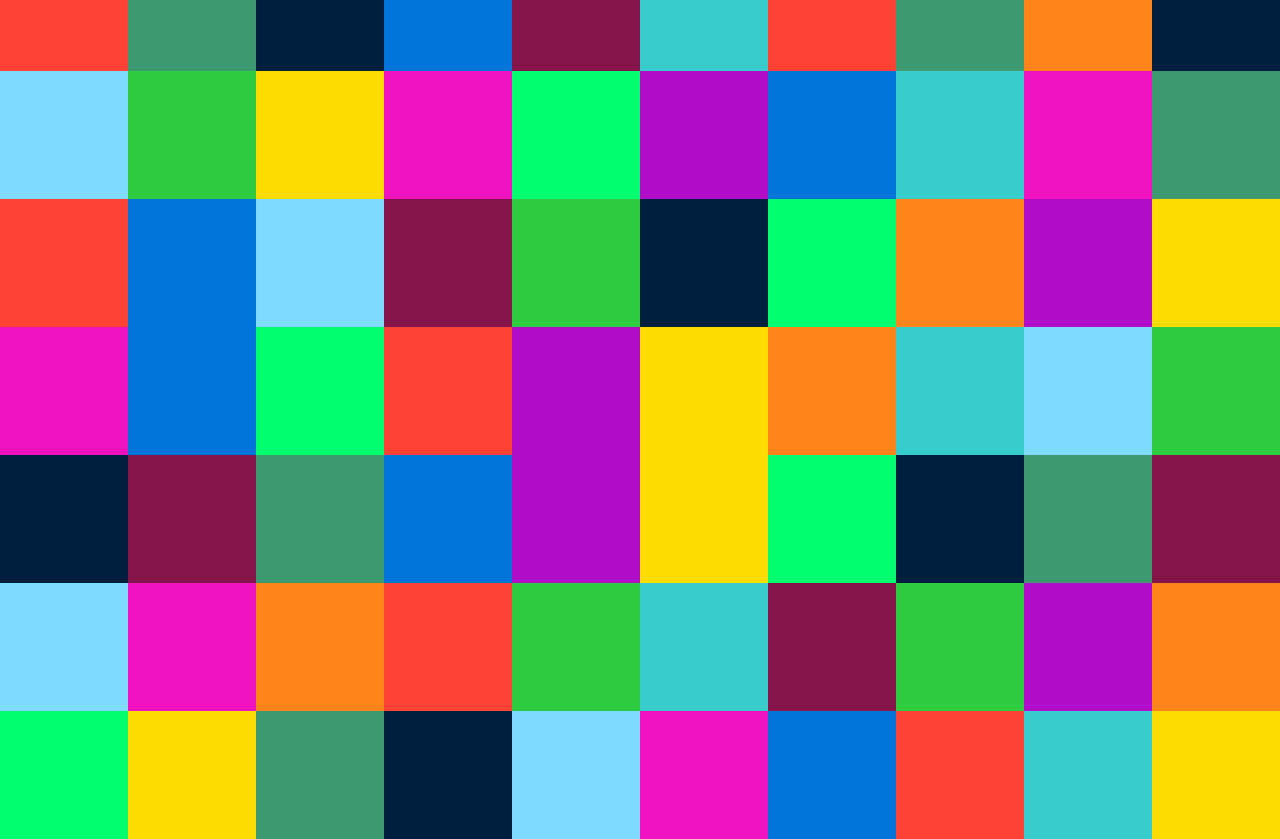
<file: bower_components/tether/examples/viewport/index.html>
<!DOCTYPE html>
<html>
  <head>
    <link rel="stylesheet" href="../resources/css/base.css" />
    <link rel="stylesheet" href="./colors.css" />
    <style>
      * {
        box-sizing: border-box;
      }

      .element {
        background-color: #FFDC00;
        width: 80%;
        max-width: 300px;
        padding: 0 15px;
        font-size: 20px;
        box-shadow: 0 0 0 2px rgba(255, 255, 255, 0.3);
      }

      @media (max-width: 380px) {
        .element {
          font-size: 16px;
        }
      }

      .bit {
        width: 10vw;
        height: 10vw;
        float: left;
      }
    </style>
  </head>
  <body>
    <div class="element">
      <p>This element is tethered to the middle of the visible part of the body.</p>

      <p>Inspect the element to see how Tether decided
      to use <code>position: fixed</code>.</p>
    </div>

    <script src="//github.hubspot.com/tether/dist/js/tether.js"></script>
    <script>
      new Tether({
        element: '.element',
        target: document.body,
        attachment: 'middle center',
        targetAttachment: 'middle center',
        targetModifier: 'visible'
      });
    </script>

    <script>
      // Random colors bit, don't mind this
      colors = ['navy', 'blue', 'aqua', 'teal', 'olive', 'green', 'lime',
        'yellow', 'orange', 'red', 'fuchsia', 'purple', 'maroon'];

      curColors = null;
      for(var i=300; i--;){
        if (!curColors || !curColors.length)
          curColors = colors.slice(0);

        var bit = document.createElement('div')
        var index = (Math.random() * curColors.length)|0;
        bit.className = 'bit bg-' + curColors[index]
        curColors.splice(index, 1);
        document.body.appendChild(bit);
      }
    </script>
  </body>
</html>
</file>
<file: bower_components/tether/examples/resources/css/base.css>
body {
    font-family: "Helvetica Neue", sans-serif;
    color: #444;
    margin: 0px;
}

a {
    cursor: pointer;
    color: blue;
}
</file>
<file: bower_components/tether/examples/common/css/style.css>
body {
    min-height: 3000px;
}
.element {
    width: 200px;
    height: 200px;
    background-color: #fe8;
    position: absolute;
    z-index: 6;
}

.target {
    width: 300px;
    height: 50px;
    margin: 0 35%;
    background-color: #4e9;
}

.container {
    height: 600px;
    overflow: scroll;
    width: 600px;
    border: 20px solid #CCC;
    margin-top: 100px;
}

body {
    padding: 15px;
}

body > .container {
    margin: 0 auto;
}

.pad {
    height: 400px;
    width: 100px;
}

.instructions {
    width: 100%;
    text-align: center;
    font-size: 24px;
    padding: 15px;
    background-color: rgba(210, 180, 140, 0.4);
    margin: -15px -15px 0 -15px;
}
</file>
<file: bower_components/tether/examples/viewport/colors.css>
@charset "UTF-8";
/****

   colors.css v1.0 For a friendlier looking web
   MIT License • http://clrs.cc • http://github.com/mrmrs/colors

   Author: mrmrs
           http://mrmrs.cc
           @mrmrs_

****/
/*

   SKINS
   • Backgrounds
   • Colors

*/
/* Backgrounds */
.bg-navy {
  background-color: #001f3f; }

.bg-blue {
  background-color: #0074d9; }

.bg-aqua {
  background-color: #7fdbff; }

.bg-teal {
  background-color: #39cccc; }

.bg-olive {
  background-color: #3d9970; }

.bg-green {
  background-color: #2ecc40; }

.bg-lime {
  background-color: #01ff70; }

.bg-yellow {
  background-color: #ffdc00; }

.bg-orange {
  background-color: #ff851b; }

.bg-red {
  background-color: #ff4136; }

.bg-fuchsia {
  background-color: #f012be; }

.bg-purple {
  background-color: #b10dc9; }

.bg-maroon {
  background-color: #85144b; }

.bg-white {
  background-color: white; }

.bg-gray {
  background-color: #aaaaaa; }

.bg-silver {
  background-color: #dddddd; }

.bg-black {
  background-color: #111111; }

/* Colors */
.navy {
  color: #001f3f; }

.blue {
  color: #0074d9; }

.aqua {
  color: #7fdbff; }

.teal {
  color: #39cccc; }

.olive {
  color: #3d9970; }

.green {
  color: #2ecc40; }

.lime {
  color: #01ff70; }

.yellow {
  color: #ffdc00; }

.orange {
  color: #ff851b; }

.red {
  color: #ff4136; }

.fuchsia {
  color: #f012be; }

.purple {
  color: #b10dc9; }

.maroon {
  color: #85144b; }

.white {
  color: white; }

.silver {
  color: #dddddd; }

.gray {
  color: #aaaaaa; }

.black {
  color: #111111; }

/* PRETTIER LINKS */
a {
  text-decoration: none;
  -webkit-transition: color .3s ease-in-out;
  transition: color .3s ease-in-out; }

a:link {
  color: #0074d9;
  -webkit-transition: color .3s ease-in-out;
  transition: color .3s ease-in-out; }

a:visited {
  color: #b10dc9; }

a:hover {
  color: #7fdbff;
  -webkit-transition: color .3s ease-in-out;
  transition: color .3s ease-in-out; }

a:active {
  color: #ff851b;
  -webkit-transition: color .3s ease-in-out;
  transition: color .3s ease-in-out; }
</file>
